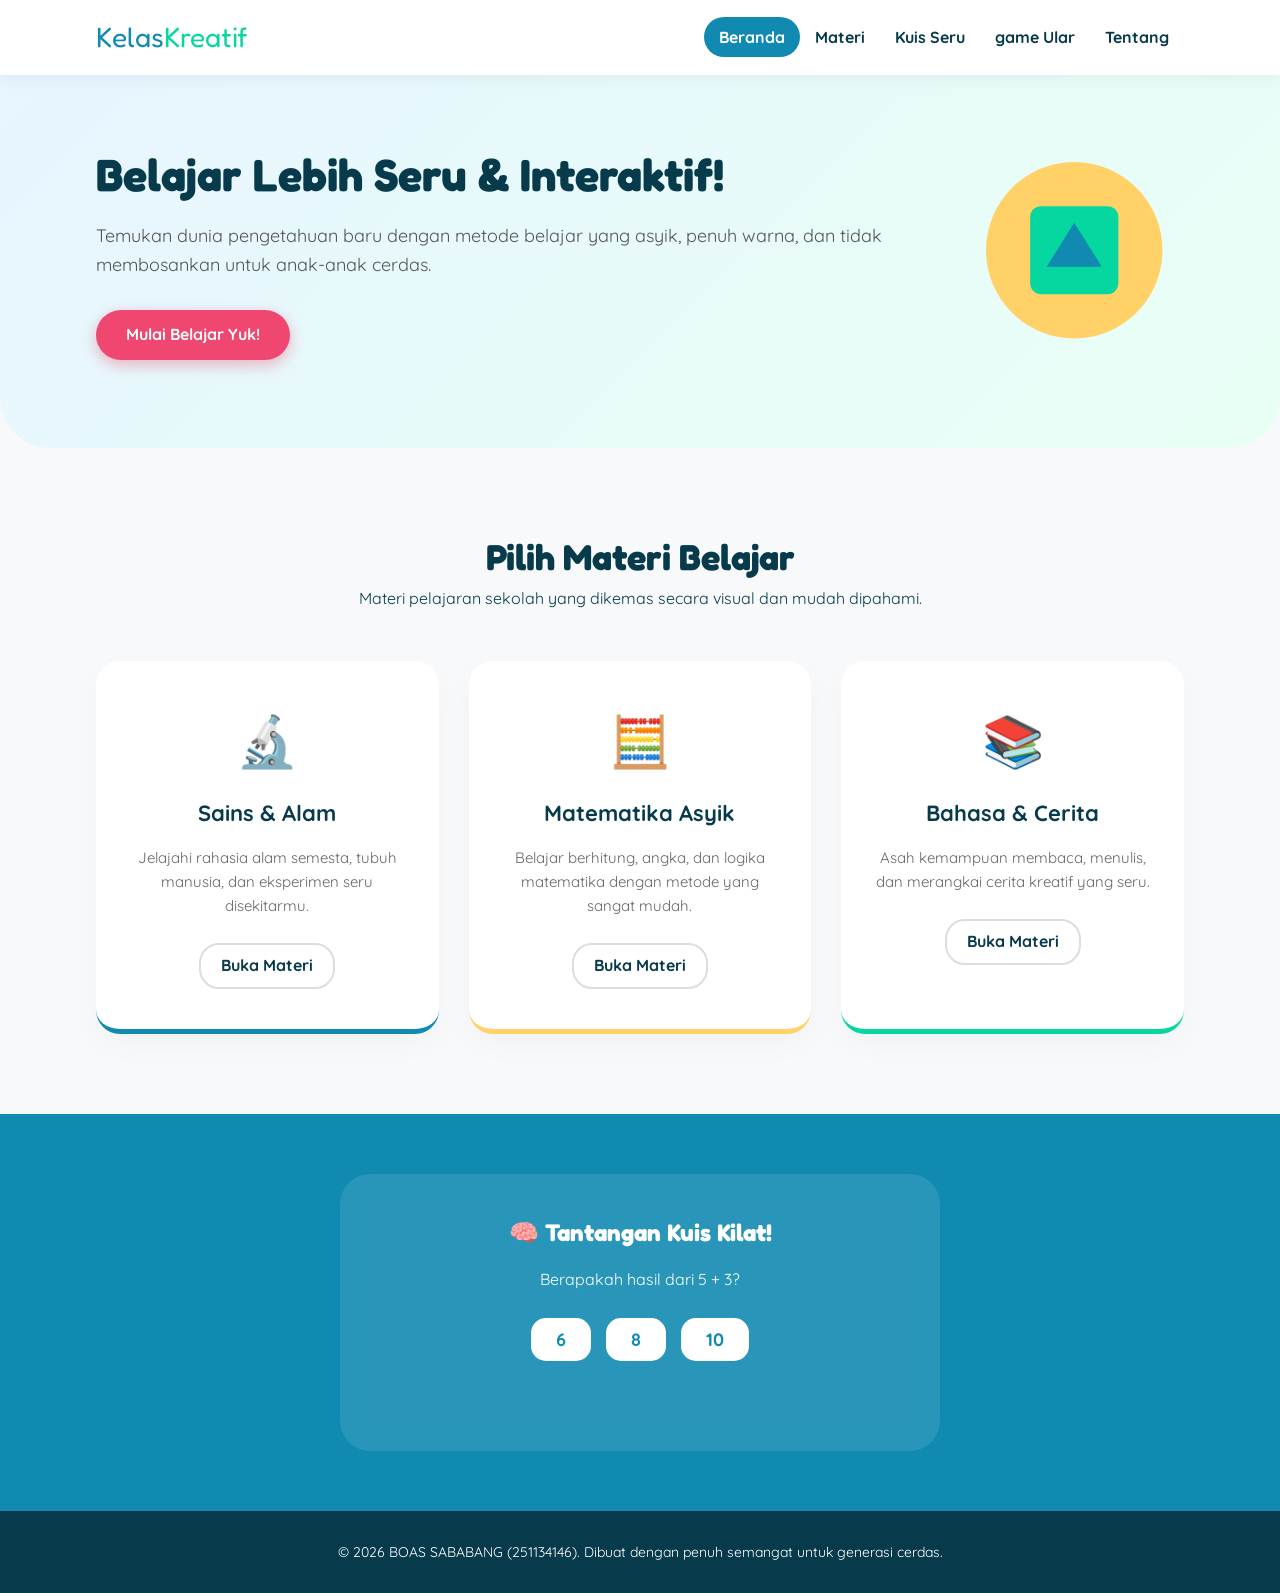
<file: index.html>
<!DOCTYPE html>
<html lang="id">
<head>
    <meta charset="UTF-8">
    <meta name="viewport" content="width=device-width, initial-scale=1.0">
    <title>Kelas Kreatif - Edukasi Seru Anak Sekolah</title>
    <!-- Menghubungkan ke file CSS eksternal -->
    <link rel="stylesheet" href="style.css">
    <!-- Font Google untuk tampilan profesional dan ramah anak -->
    <link href="https://fonts.googleapis.com/css2?family=Fredoka+One&family=Quicksand:wght@500;700&display=swap" rel="stylesheet">
</head>
<body>

    <!-- HEADER & NAVIGASI -->
    <header>
        <div class="navbar container">
            <div class="logo">Kelas<span>Kreatif</span></div>
            <nav>
                <ul class="nav-links" id="navLinks">
                    <li><a href="#home" class="active">Beranda</a></li>
                    <li><a href="materi.html">Materi</a></li>
                    <li><a href="kuis.html">Kuis Seru</a></li>
                    <li><a href="geme.html">game Ular</a></li>
                    <li><a href="tentang.html">Tentang</a></li>

                </ul>
            </nav>
            <div class="menu-toggle" id="mobileMenu">
                <span class="bar"></span>
                <span class="bar"></span>
                <span class="bar"></span>
            </div>
        </div>
    </header>

    <!-- HERO SECTION (HALAMAN UTAMA) -->
    <section id="home" class="hero">
        <div class="hero-content container">
            <div class="hero-text">
                <h1>Belajar Lebih Seru & Interaktif!</h1>
                <p>Temukan dunia pengetahuan baru dengan metode belajar yang asyik, penuh warna, dan tidak membosankan untuk anak-anak cerdas.</p>
                <a href="#materi" class="btn-primary">Mulai Belajar Yuk!</a>
            </div>
            <div class="hero-image">
                <!-- Ilustrasi Edukasi (Menggunakan SVG placeholder yang clean) -->
                <svg viewBox="0 0 200 200" xmlns="http://www.w3.org/2000/svg">
                    <circle cx="100" cy="100" r="80" fill="#FFD166" />
                    <rect x="60" y="60" width="80" height="80" rx="10" fill="#06D6A0" />
                    <polygon points="100,75 75,115 125,115" fill="#118AB2" />
                </svg>
            </div>
        </div>
    </section>

    <!-- MATERI BELAJAR SECTION -->
    <section id="materi" class="materi container">
        <div class="section-title">
            <h2>Pilih Materi Belajar</h2>
            <p>Materi pelajaran sekolah yang dikemas secara visual dan mudah dipahami.</p>
        </div>
        <div class="grid-materi">
            <!-- Kartu Materi 1 -->
            <div class="card-materi m-sains">
                <div class="card-icon">🔬</div>
                <h3>Sains & Alam</h3>
                <p>Jelajahi rahasia alam semesta, tubuh manusia, dan eksperimen seru disekitarmu.</p>
                <a href="#" class="btn-card">Buka Materi</a>
            </div>
            <!-- Kartu Materi 2 -->
            <div class="card-materi m-matematika">
                <div class="card-icon">🧮</div>
                <h3>Matematika Asyik</h3>
                <p>Belajar berhitung, angka, dan logika matematika dengan metode yang sangat mudah.</p>
                <a href="#" class="btn-card">Buka Materi</a>
            </div>
            <!-- Kartu Materi 3 -->
            <div class="card-materi m-bahasa">
                <div class="card-icon">📚</div>
                <h3>Bahasa & Cerita</h3>
                <p>Asah kemampuan membaca, menulis, dan merangkai cerita kreatif yang seru.</p>
                <a href="#" class="btn-card">Buka Materi</a>
            </div>
        </div>
    </section>

    <!-- INTERAKTIF MINI KUIS -->
    <section id="game" class="kuis-section">
        <div class="container">
            <div class="kuis-box">
                <h2>🧠 Tantangan Kuis Kilat!</h2>
                <p id="pertanyaan">Berapakah hasil dari 5 + 3?</p>
                <div class="kuis-opsi">
                    <button class="btn-opsi" onclick="cekJawaban(false)">6</button>
                    <button class="btn-opsi" onclick="cekJawaban(true)">8</button>
                    <button class="btn-opsi" onclick="cekJawaban(false)">10</button>
                </div>
                <p id="feedback" class="feedback-text"></p>
            </div>
        </div>
    </section>

    <!-- FOOTER -->
    <footer>
        <p>&copy; 2026 BOAS SABABANG (251134146). Dibuat dengan penuh semangat untuk generasi cerdas.</p>
    </footer>

    <!-- Menghubungkan ke file JS eksternal -->
    <script src="script.js"></script>
</body>
</html>
</file>
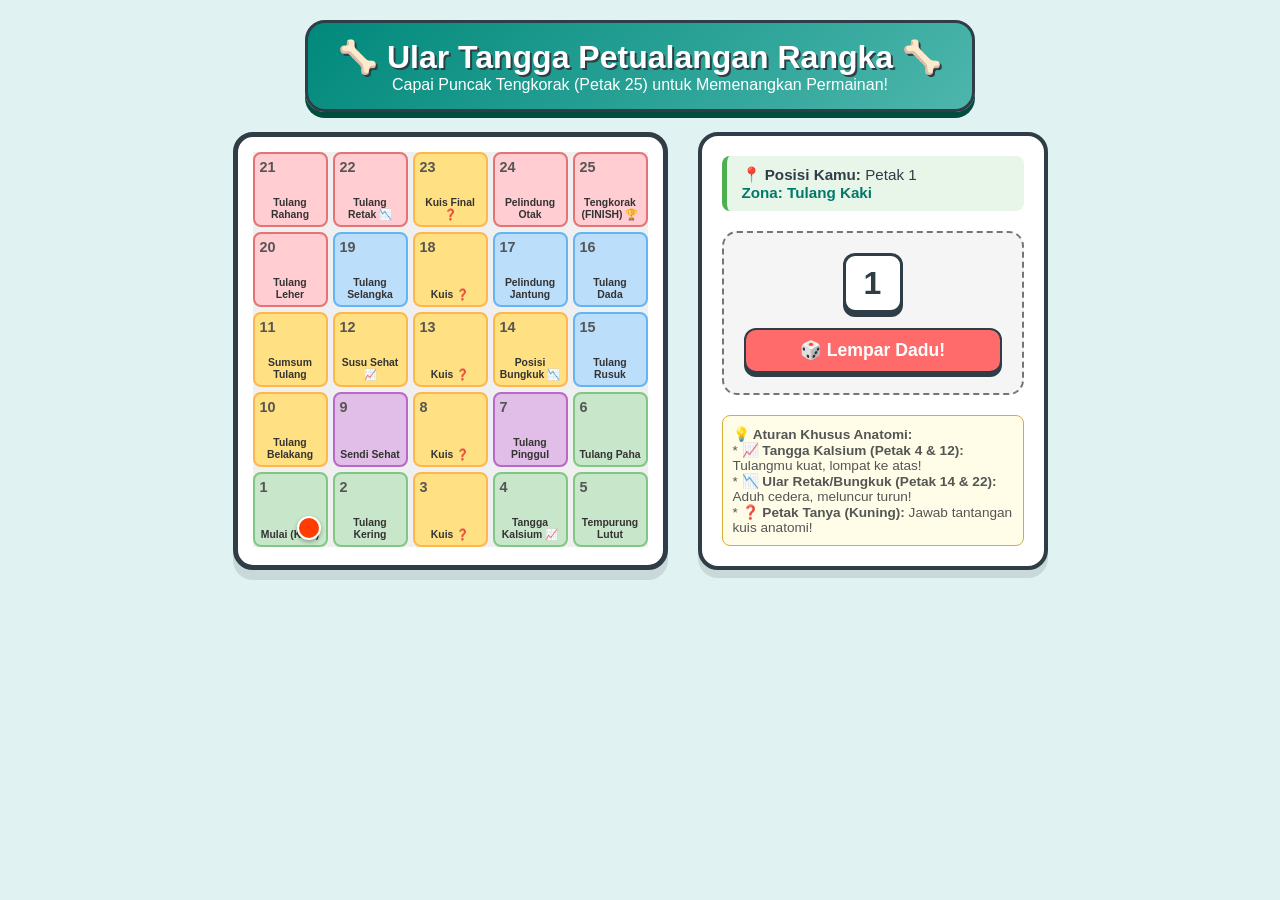
<file: geme.html>
<!DOCTYPE html>
<html lang="id">
<head>
    <meta charset="UTF-8">
    <meta name="viewport" content="width=device-width, initial-scale=1.0">
    <title>Ular Tangga Rangka Tubuh</title>
    <style>
        * {
            margin: 0;
            padding: 0;
            box-sizing: border-box;
            font-family: 'Comic Sans MS', 'Chalkboard SE', sans-serif;
        }

        body {
            background: #E0F2F1;
            color: #2F3E46;
            padding: 20px;
            display: flex;
            flex-direction: column;
            align-items: center;
        }

        header {
            text-align: center;
            margin-bottom: 20px;
            background: linear-gradient(135deg, #00897B, #4DB6AC);
            color: white;
            padding: 15px 30px;
            border-radius: 20px;
            box-shadow: 0 6px 0 #004D40;
            border: 3px solid #2F3E46;
        }

        header h1 {
            font-size: 2rem;
            text-shadow: 2px 2px 0px #2F3E46;
        }

        .game-container {
            display: flex;
            gap: 30px;
            max-width: 1000px;
            width: 100%;
            justify-content: center;
            flex-wrap: wrap;
        }

        /* PAPAN PERMAINAN */
        .board-wrapper {
            position: relative;
            background: #ffffff;
            padding: 15px;
            border-radius: 20px;
            border: 5px solid #2F3E46;
            box-shadow: 0 10px 0px rgba(0,0,0,0.1);
        }

        .board {
            display: grid;
            grid-template-columns: repeat(5, 75px);
            grid-template-rows: repeat(5, 75px);
            gap: 5px;
            background: #f0f0f0;
        }

        .cell {
            background: #e0e0e0;
            border-radius: 8px;
            border: 2px solid #95a5a6;
            display: flex;
            flex-direction: column;
            justify-content: space-between;
            padding: 5px;
            font-weight: bold;
            position: relative;
            font-size: 0.9rem;
            transition: all 0.3s ease;
        }

        /* Warna Zona Anatomi */
        .zone-head { background-color: #FFCDD2; border-color: #E57373; } /* Tengkorak */
        .zone-chest { background-color: #BBDEFB; border-color: #64B5F6; } /* Rusuk/Dada */
        .zone-spine { background-color: #FFE082; border-color: #FFB74D; } /* Tulang Belakang */
        .zone-pelvis { background-color: #E1BEE7; border-color: #BA68C8; } /* Pinggul */
        .zone-legs { background-color: #C8E6C9; border-color: #81C784; } /* Kaki */

        .cell-number {
            align-self: flex-start;
            color: #555;
        }

        .cell-label {
            font-size: 0.65rem;
            text-align: center;
            color: #333;
            line-height: 1.1;
        }

        /* PIN PEMAIN */
        .player-token {
            width: 24px;
            height: 24px;
            background-color: #FF3D00;
            border: 2px solid white;
            border-radius: 50%;
            position: absolute;
            bottom: 5px;
            right: 5px;
            box-shadow: 0 2px 4px rgba(0,0,0,0.3);
            z-index: 10;
            transition: all 0.5s cubic-bezier(0.175, 0.885, 0.32, 1.275);
        }

        /* KONTROL & DADU */
        .controls {
            flex: 1;
            min-width: 280px;
            max-width: 350px;
            background: white;
            border: 4px solid #2F3E46;
            border-radius: 20px;
            padding: 20px;
            box-shadow: 0 8px 0px rgba(0,0,0,0.1);
            display: flex;
            flex-direction: column;
            gap: 20px;
        }

        .info-card {
            background: #E8F5E9;
            border-left: 5px solid #4CAF50;
            padding: 10px 15px;
            border-radius: 8px;
            font-size: 0.95rem;
        }

        .dice-area {
            text-align: center;
            padding: 20px;
            background: #F5F5F5;
            border-radius: 15px;
            border: 2px dashed #757575;
        }

        .dice {
            width: 60px;
            height: 60px;
            background: white;
            border: 3px solid #2F3E46;
            border-radius: 12px;
            display: inline-flex;
            justify-content: center;
            align-items: center;
            font-size: 2rem;
            font-weight: bold;
            box-shadow: 0 4px 0 #2F3E46;
            margin-bottom: 15px;
            transition: transform 0.2s ease;
        }

        .dice.rolling {
            animation: spin 0.3s infinite linear;
        }

        .btn-roll {
            background: #FF6B6B;
            color: white;
            border: 2px solid #2F3E46;
            padding: 10px 20px;
            font-size: 1.1rem;
            font-weight: bold;
            border-radius: 12px;
            cursor: pointer;
            box-shadow: 0 4px 0 #2F3E46;
            width: 100%;
        }

        .btn-roll:active {
            transform: translateY(4px);
            box-shadow: 0 0 0 #2F3E46;
        }

        /* PANEL KUIS POPUP */
        .quiz-overlay {
            position: fixed;
            top: 0; left: 0; width: 100%; height: 100%;
            background: rgba(0,0,0,0.6);
            display: none;
            justify-content: center;
            align-items: center;
            z-index: 100;
            padding: 20px;
        }

        .quiz-card {
            background: white;
            border: 4px solid #2F3E46;
            border-radius: 20px;
            padding: 25px;
            max-width: 450px;
            width: 100%;
            text-align: center;
            box-shadow: 0 10px 0px rgba(0,0,0,0.2);
            animation: popIn 0.3s cubic-bezier(0.175, 0.885, 0.32, 1.275);
        }

        .quiz-card h3 {
            color: #00897B;
            margin-bottom: 15px;
        }

        .quiz-options {
            display: flex;
            flex-direction: column;
            gap: 10px;
            margin-top: 20px;
        }

        .opt-btn {
            background: #F5F5F5;
            border: 2px solid #2F3E46;
            padding: 12px;
            border-radius: 10px;
            cursor: pointer;
            font-weight: bold;
            font-size: 1rem;
            transition: background 0.2s;
        }

        .opt-btn:hover { background: #E0F2F1; }

        /* ANIMASI */
        @keyframes spin {
            0% { transform: rotate(0deg); }
            100% { transform: rotate(360deg); }
        }

        @keyframes popIn {
            from { transform: scale(0.8); opacity: 0; }
            to { transform: scale(1); opacity: 1; }
        }
    </style>
</head>
<body>

    <header>
        <h1>🦴 Ular Tangga Petualangan Rangka 🦴</h1>
        <p>Capai Puncak Tengkorak (Petak 25) untuk Memenangkan Permainan!</p>
    </header>

    <div class="game-container">
        <!-- PAPAN ULAR TANGGA -->
        <div class="board-wrapper">
            <div class="board" id="game-board">
                <!-- Grid Papan diisi via JavaScript -->
            </div>
            <!-- Pin Pemain -->
            <div class="player-token" id="player"></div>
        </div>

        <!-- PANEL KONTROL -->
        <div class="controls">
            <div class="info-card">
                <strong>📍 Posisi Kamu:</strong> Petak <span id="pos-val">1</span><br>
                <span id="zone-val" style="font-weight: bold; color: #00796B;">Zona: Tulang Kaki</span>
            </div>

            <div class="dice-area">
                <div class="dice" id="dice-view">1</div>
                <button class="btn-roll" onclick="kocokDadu()">🎲 Lempar Dadu!</button>
            </div>

            <div style="font-size: 0.85rem; color: #555; background: #FFFDE7; padding: 10px; border-radius: 8px; border: 1px solid #D4AF37;">
                <strong>💡 Aturan Khusus Anatomi:</strong><br>
                * 📈 <strong>Tangga Kalsium (Petak 4 & 12):</strong> Tulangmu kuat, lompat ke atas!<br>
                * 📉 <strong>Ular Retak/Bungkuk (Petak 14 & 22):</strong> Aduh cedera, meluncur turun!<br>
                * ❓ <strong>Petak Tanya (Kuning):</strong> Jawab tantangan kuis anatomi!
            </div>
        </div>
    </div>

    <!-- POPUP KUIS INTERAKTIF -->
    <div class="quiz-overlay" id="quiz-modal">
        <div class="quiz-card">
            <h3>🧠 Tantangan Detektif Tulang!</h3>
            <p id="quiz-question">Pertanyaan kuis akan muncul di sini...</p>
            <div class="quiz-options" id="quiz-answers">
                <!-- Tombol pilihan jawaban -->
            </div>
        </div>
    </div>

    <script>
        // Konfigurasi Papan Permainan (Boustrophedon Grid 5x5)
        // Pemetaan nomor petak ke koordinat visual Grid urutan ular tangga (zigzag dari bawah)
        const cellMapping = {
            21: {r:0, c:0}, 22: {r:0, c:1}, 23: {r:0, c:2}, 24: {r:0, c:3}, 25: {r:0, c:4},
            20: {r:1, c:4}, 19: {r:1, c:3}, 18: {r:1, c:2}, 17: {r:1, c:1}, 16: {r:1, c:0},
            11: {r:2, c:0}, 12: {r:2, c:1}, 13: {r:2, c:2}, 14: {r:2, c:3}, 15: {r:2, c:4},
            10: {r:3, c:4}, 9:  {r:3, c:3}, 8:  {r:3, c:2}, 7:  {r:3, c:1}, 6:  {r:3, c:0},
            1:  {r:4, c:0}, 2:  {r:4, c:1}, 3:  {r:4, c:2}, 4:  {r:4, c:3}, 5:  {r:4, c:4}
        };

        // Data Detil Properti Tiap Petak
        const cellsData = {
            1: { name: "Mulai (Kaki)", zone: "zone-legs" },
            2: { name: "Tulang Kering", zone: "zone-legs" },
            3: { name: "Kuis ❓", zone: "zone-spine" }, // Kuis
            4: { name: "Tangga Kalsium 📈", zone: "zone-legs" }, // Tangga ke 9
            5: { name: "Tempurung Lutut", zone: "zone-legs" },
            6: { name: "Tulang Paha", zone: "zone-legs" },
            7: { name: "Tulang Pinggul", zone: "zone-pelvis" },
            8: { name: "Kuis ❓", zone: "zone-spine" }, // Kuis
            9: { name: "Sendi Sehat", zone: "zone-pelvis" },
            10: { name: "Tulang Belakang", zone: "zone-spine" },
            11: { name: "Sumsum Tulang", zone: "zone-spine" },
            12: { name: "Susu Sehat 📈", zone: "zone-spine" }, // Tangga ke 18
            13: { name: "Kuis ❓", zone: "zone-spine" }, // Kuis
            14: { name: "Posisi Bungkuk 📉", zone: "zone-spine" }, // Ular ke 6
            15: { name: "Tulang Rusuk", zone: "zone-chest" },
            16: { name: "Tulang Dada", zone: "zone-chest" },
            17: { name: "Pelindung Jantung", zone: "zone-chest" },
            18: { name: "Kuis ❓", zone: "zone-spine" }, // Kuis
            19: { name: "Tulang Selangka", zone: "zone-chest" },
            20: { name: "Tulang Leher", zone: "zone-head" },
            21: { name: "Tulang Rahang", zone: "zone-head" },
            22: { name: "Tulang Retak 📉", zone: "zone-head" }, // Ular ke 11
            23: { name: "Kuis Final ❓", zone: "zone-spine" }, // Kuis
            24: { name: "Pelindung Otak", zone: "zone-head" },
            25: { name: "Tengkorak (FINISH) 🏆", zone: "zone-head" }
        };

        // Database Soal Kuis Rangka Tubuh
        const kuisData = [
            { q: "Apa fungsi utama dari tulang tengkorak kita?", a: ["Melindungi Otak", "Membantu Mencerna", "Pompa Darah"], c: 0 },
            { q: "Bagian tulang yang berfungsi memagari organ jantung dan paru-paru adalah...", a: ["Tulang Paha", "Tulang Rusuk", "Tulang Leher"], c: 1 },
            { q: "Zat makanan apa yang sangat bagus untuk menjaga kepadatan kekuatan tulang?", a: ["Zat Besi", "Kalsium & Vitamin D", "Glukosa Murni"], c: 1 },
            { q: "Di manakah letak tulang terpanjang dan terkuat pada tubuh manusia?", a: ["Tulang Belakang", "Tulang Paha (Femur)", "Tulang Lengan"], c: 1 },
            { q: "Apa yang terjadi jika tubuh manusia tidak memiliki sistem rangka sama sekali?", a: ["Tubuh lemas seperti jeli", "Tubuh makin cepat lari", "Tidak terjadi apa-apa"], c: 0 }
        ];

        let playerPosition = 1;
        let isRolling = false;

        // Inisialisasi Pengecatan Papan Grid
        function buildBoardVisual() {
            const boardEl = document.getElementById('game-board');
            boardEl.innerHTML = "";
            
            // Susun elemen berurutan berdasarkan baris grid (0 sampai 4)
            // Menggunakan struktur matrix penataan agar grid tidak terbalik secara visual html
            const gridLayout = [
                [21, 22, 23, 24, 25],
                [20, 19, 18, 17, 16],
                [11, 12, 13, 14, 15],
                [10, 9,  8,  7,  6],
                [1,  2,  3,  4,  5]
            ];

            for (let r = 0; r < 5; r++) {
                for (let c = 0; c < 5; c++) {
                    const num = gridLayout[r][c];
                    const data = cellsData[num];
                    
                    const cell = document.createElement('div');
                    cell.className = `cell ${data.zone}`;
                    cell.id = `cell-${num}`;
                    cell.innerHTML = `
                        <div class="cell-number">${num}</div>
                        <div class="cell-label">${data.name}</div>
                    `;
                    boardEl.appendChild(cell);
                }
            }
            updatePlayerTokenPosition();
        }

        // Sinkronisasi Letak Pin Pemain Di Atas Grid Koordinat
        function updatePlayerTokenPosition() {
            const token = document.getElementById('player');
            const targetCell = document.getElementById(`cell-${playerPosition}`);
            
            if (targetCell) {
                // Taruh pin di dalam elemen kotak tujuan
                targetCell.appendChild(token);
            }

            // Update Panel Keterangan Status Karakter
            document.getElementById('pos-val').innerText = playerPosition;
            
            let zonaTeks = "Tulang Kaki";
            if(playerPosition >= 7 && playerPosition <= 9) zonaTeks = "Tulang Pinggul (Pelvis)";
            else if(playerPosition >= 10 && playerPosition <= 14) zonaTeks = "Poros Tulang Belakang";
            else if(playerPosition >= 15 && playerPosition <= 19) zonaTeks = "Sangkar Ruang Rusuk/Dada";
            else if(playerPosition >= 20) zonaTeks = "Bagian Kepala / Tengkorak Hebat";
            
            document.getElementById('zone-val').innerText = `Zona: ${zonaTeks}`;
        }

        // Siklus Lempar Dadu Animasi
        function kocokDadu() {
            if(isRolling) return;
            isRolling = true;
            
            const diceEl = document.getElementById('dice-view');
            diceEl.classList.add('rolling');
            
            let counter = 0;
            const interval = setInterval(() => {
                diceEl.innerText = Math.floor(Math.random() * 6) + 1;
                counter++;
                if(counter > 6) {
                    clearInterval(interval);
                    diceEl.classList.remove('rolling');
                    
                    const hasilDadu = Math.floor(Math.random() * 6) + 1;
                    diceEl.innerText = hasilDadu;
                    
                    jalankanPemain(hasilDadu);
                    isRolling = false;
                }
            }, 80);
        }

        // Aturan Logika Pergerakan Posisi Ular Tangga
        function jalankanPemain(langkah) {
            playerPosition += langkah;
            
            // Batasi Nilai Maksimal Petak Keluar Papan
            if (playerPosition >= 25) {
                playerPosition = 25;
                updatePlayerTokenPosition();
                setTimeout(() => {
                    alert("🏆 HOREEE KAMU MENANG! Kamu telah berhasil menjadi Profesor Anatomi Tubuh Pintar!");
                    resetGame();
                }, 600);
                return;
            }

            updatePlayerTokenPosition();

            // Cek Efek Khusus Petak Setelah Pin Berhenti Bergerak
            setTimeout(() => {
                // 1. Kasus Tangga Naik
                if (playerPosition === 4) {
                    alert("📈 Tangga Kalsium! Tulang kakimu tumbuh kuat sekali. Lompat naik ke Petak 9!");
                    playerPosition = 9;
                } 
                else if (playerPosition === 12) {
                    alert("📈 Efek Minum Susu Sapi Murni! Tulang belakang tegak kokoh. Lompat naik ke Petak 18!");
                    playerPosition = 18;
                }
                // 2. Kasus Ular Merosot Turun
                else if (playerPosition === 14) {
                    alert("📉 Aduh, kamu sering duduk membungkuk saat belajar! Tulang belakangmu sakit. Meluncur turun ke Petak 6!");
                    playerPosition = 6;
                }
                else if (playerPosition === 22) {
                    alert("📉 Ups! Kurang hati-hati saat bermain sehingga tulang lengan retak (Fraktur). Turun ke Petak 11 untuk pemulihan gips.");
                    playerPosition = 11;
                }
                // 3. Pemicu Kuis Misteri
                else if ([3, 8, 13, 18, 23].includes(playerPosition)) {
                    bukaKuisInteraktif();
                    return; // Lewati update token akhir karena diurus pasca kuis beres
                }

                updatePlayerTokenPosition();
            }, 600);
        }

        // Penanganan Sistem Kuis Pelengkap Hambatan Game
        function bukaKuisInteraktif() {
            const modal = document.getElementById('quiz-modal');
            // Ambil acak satu bank kumpulan data pertanyaan kuis
            const soalAcak = kuisData[Math.floor(Math.random() * kuisData.length)];
            
            document.getElementById('quiz-question').innerText = soalAcak.q;
            const opsiContainer = document.getElementById('quiz-answers');
            opsiContainer.innerHTML = "";
            
            soalAcak.a.forEach((pilihan, indeks) => {
                const btn = document.createElement('button');
                btn.className = 'opt-btn';
                btn.innerText = pilihan;
                btn.onclick = () => {
                    if (indeks === soalAcak.c) {
                        alert("🎉 JAWABAN BENAR! Kerja bagus, tulangmu mendapat tambahan stamina. Maju 1 langkah!");
                        playerPosition += 1;
                    } else {
                        alert("❌ UPS SALAH! Sayang sekali jawaban kurang tepat, posisi tetap di petak ini ya.");
                    }
                    modal.style.display = 'none';
                    updatePlayerTokenPosition();
                };
                opsiContainer.appendChild(btn);
            });
            
            modal.style.display = 'flex';
        }

        function resetGame() {
            playerPosition = 1;
            document.getElementById('dice-view').innerText = "1";
            updatePlayerTokenPosition();
        }

        // Jalankan Papan Pertama Kali Saat Halaman Dimuat Browser
        buildBoardVisual();
    </script>
</body>
</html>
</file>
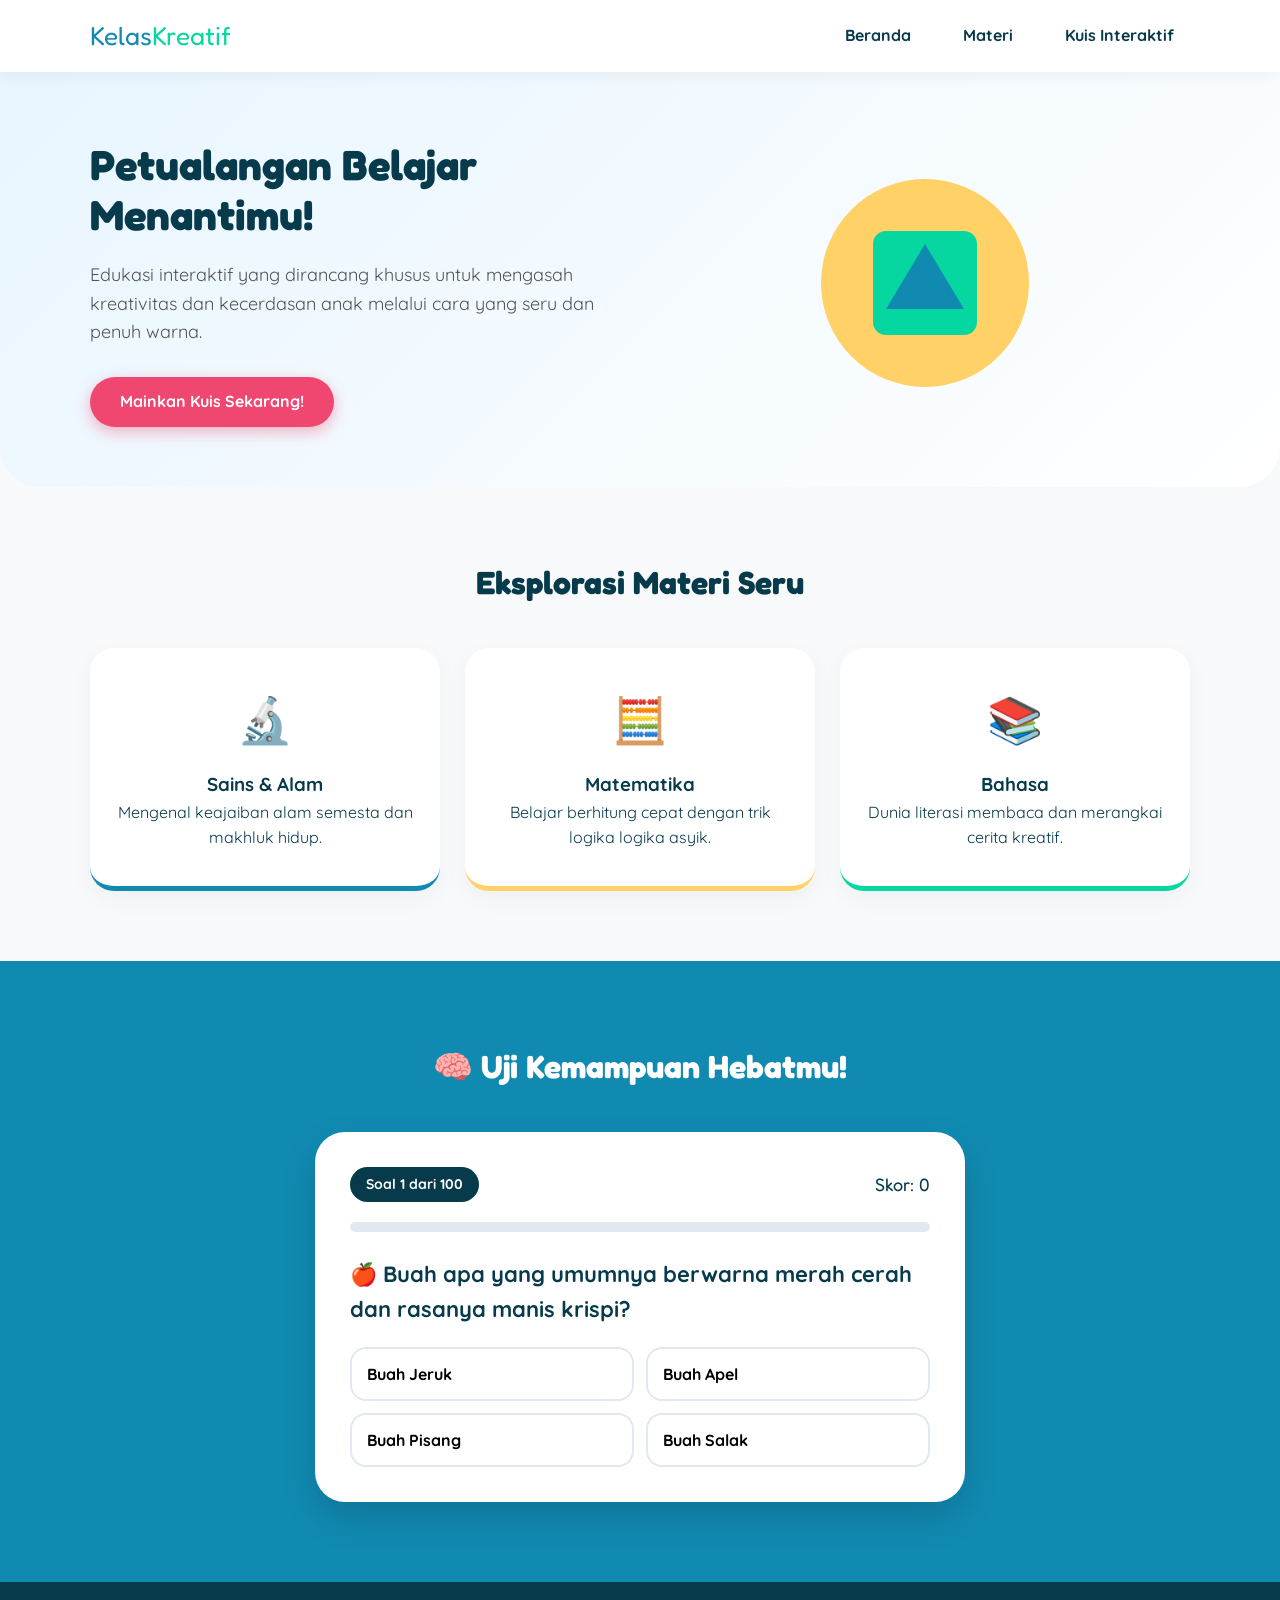
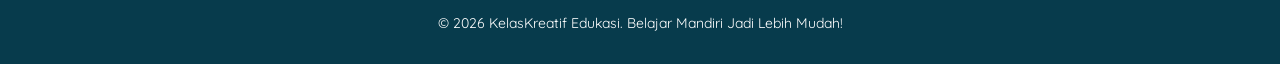
<file: kuis.html>
<!DOCTYPE html>
<html lang="id">
<head>
    <meta charset="UTF-8">
    <meta name="viewport" content="width=device-width, initial-scale=1.0">
    <title>Kelas Kreatif - Belajar & Kuis Interaktif</title>
    <!-- Font Google untuk tampilan profesional dan ramah anak -->
    <link href="https://fonts.googleapis.com/css2?family=Fredoka+One&family=Quicksand:wght@500;700&display=swap" rel="stylesheet">

    <!-- DESAIN CSS (GABUNGAN) -->
    <style>
        :root {
            --primary: #118AB2;
            --secondary: #FFD166;
            --success: #06D6A0;
            --danger: #EF476F;
            --dark: #073B4C;
            --light: #F8F9FA;
            --font-heading: 'Fredoka One', cursive;
            --font-body: 'Quicksand', sans-serif;
        }

        * {
            margin: 0;
            padding: 0;
            box-sizing: border-box;
        }

        html {
            scroll-behavior: smooth;
        }

        body {
            font-family: var(--font-body);
            background-color: var(--light);
            color: var(--dark);
            overflow-x: hidden;
            line-height: 1.6;
        }

        .container {
            width: 90%;
            max-width: 1100px;
            margin: 0 auto;
        }

        .sembunyi {
            display: none !important;
        }

        /* NAVBAR & NAVIGASI */
        header {
            background: white;
            padding: 15px 0;
            position: fixed;
            width: 100%;
            top: 0;
            z-index: 1000;
            box-shadow: 0 4px 15px rgba(0,0,0,0.05);
        }

        .navbar {
            display: flex;
            justify-content: space-between;
            align-items: center;
        }

        .logo {
            font-family: var(--font-heading);
            font-size: 26px;
            color: var(--primary);
        }

        .logo span {
            color: var(--success);
        }

        .nav-links {
            display: flex;
            list-style: none;
            gap: 20px;
        }

        .nav-links a {
            text-decoration: none;
            color: var(--dark);
            font-weight: 700;
            padding: 8px 16px;
            border-radius: 20px;
            transition: 0.3s;
        }

        .nav-links a:hover {
            background-color: #E7F5FF;
            color: var(--primary);
        }

        /* HERO SECTION */
        .hero {
            padding: 140px 0 60px;
            background: linear-gradient(135deg, #E7F5FF 0%, #FFF 100%);
            border-bottom-left-radius: 40px;
            border-bottom-right-radius: 40px;
        }

        .hero-content {
            display: flex;
            align-items: center;
            gap: 40px;
            flex-wrap: wrap;
        }

        .hero-text {
            flex: 1;
            min-width: 300px;
        }

        .hero-text h1 {
            font-family: var(--font-heading);
            font-size: 42px;
            margin-bottom: 20px;
            color: var(--dark);
            line-height: 1.2;
        }

        .hero-text p {
            font-size: 18px;
            margin-bottom: 30px;
            color: #555;
        }

        .btn-primary {
            display: inline-block;
            padding: 12px 30px;
            background-color: var(--danger);
            color: white;
            text-decoration: none;
            font-weight: 700;
            border-radius: 30px;
            box-shadow: 0 5px 15px rgba(239, 71, 111, 0.4);
            transition: transform 0.2s;
        }

        .btn-primary:hover {
            transform: scale(1.05);
        }

        .hero-image {
            flex: 1;
            display: flex;
            justify-content: center;
        }

        .hero-image svg {
            width: 260px;
            animation: float 3.5s infinite ease-in-out;
        }

        @keyframes float {
            0%, 100% { transform: translateY(0); }
            50% { transform: translateY(-15px); }
        }

        /* SECTION MATERI */
        .materi {
            padding: 70px 0;
        }

        .section-title {
            text-align: center;
            margin-bottom: 40px;
        }

        .section-title h2 {
            font-family: var(--font-heading);
            font-size: 32px;
            color: var(--dark);
        }

        .grid-materi {
            display: grid;
            grid-template-columns: repeat(auto-fit, minmax(260px, 1fr));
            gap: 25px;
        }

        .card-materi {
            background: white;
            padding: 35px 25px;
            border-radius: 24px;
            text-align: center;
            box-shadow: 0 8px 25px rgba(0,0,0,0.04);
            border-bottom: 5px solid transparent;
            transition: transform 0.3s;
        }

        .card-materi:hover {
            transform: translateY(-8px);
        }

        .card-icon {
            font-size: 45px;
            margin-bottom: 15px;
        }

        .m-sains { border-color: var(--primary); }
        .m-matematika { border-color: var(--secondary); }
        .m-bahasa { border-color: var(--success); }

        /* SECTION KUIS UTAMA */
        .kuis-section {
            background: var(--primary);
            padding: 80px 0;
        }

        .kuis-wrapper, .hasil-container {
            background: white;
            padding: 35px;
            border-radius: 30px;
            max-width: 650px;
            margin: 0 auto;
            box-shadow: 0 15px 35px rgba(0,0,0,0.15);
        }

        .kuis-header {
            display: flex;
            justify-content: space-between;
            margin-bottom: 20px;
            align-items: center;
        }

        .badge-soal {
            background: var(--dark);
            color: white;
            padding: 6px 16px;
            border-radius: 20px;
            font-weight: bold;
            font-size: 14px;
        }

        .skor-live {
            font-family: var(--font-heading);
            font-size: 18px;
        }

        .progres-bar-wrapper {
            background: #E2E8F0;
            height: 10px;
            border-radius: 10px;
            margin-bottom: 25px;
            overflow: hidden;
        }

        .progres-bar {
            background: linear-gradient(90deg, var(--success), var(--primary));
            height: 100%;
            width: 0%;
            transition: width 0.4s ease;
        }

        .card-soal h2 {
            font-size: 22px;
            margin-bottom: 20px;
        }

        /* RESPONSIVE GRID TOMBOL JAWABAN */
        .opsi-grid {
            display: grid;
            grid-template-columns: 1fr;
            gap: 12px;
            margin-top: 20px;
        }

        @media (min-width: 500px) {
            .opsi-grid {
                grid-template-columns: 1fr 1fr;
            }
        }

        .btn-opsi {
            padding: 15px;
            border: 2px solid #E2E8F0;
            border-radius: 16px;
            background: white;
            cursor: pointer;
            font-family: var(--font-body);
            font-weight: 700;
            font-size: 16px;
            text-align: left;
            transition: all 0.2s ease;
        }

        .btn-opsi:hover:not([disabled]) {
            border-color: var(--primary);
            background: #F0FAFF;
            transform: translateY(-2px);
        }

        .btn-opsi.benar {
            background: #D1FAE5 !important;
            border-color: var(--success) !important;
            color: #065F46 !important;
        }

        .btn-opsi.salah {
            background: #FEE2E2 !important;
            border-color: var(--danger) !important;
            color: #991B1B !important;
        }

        /* FEEDBACK BOX JAWABAN */
        .feedback-box {
            margin-top: 25px;
            text-align: center;
            padding: 20px;
            border-radius: 18px;
            animation: popUp 0.3s cubic-bezier(0.175, 0.885, 0.32, 1.275);
        }

        @keyframes popUp {
            from { transform: scale(0.9); opacity: 0; }
            to { transform: scale(1); opacity: 1; }
        }

        .btn-aksi {
            background: var(--dark);
            color: white;
            border: none;
            padding: 12px 30px;
            border-radius: 25px;
            cursor: pointer;
            font-weight: bold;
            font-family: var(--font-body);
            font-size: 16px;
            margin-top: 15px;
            box-shadow: 0 4px 10px rgba(0,0,0,0.1);
            transition: 0.2s;
        }

        .btn-aksi:hover {
            transform: scale(1.05);
        }

        /* HASIL AKHIR */
        .hasil-container {
            text-align: center;
        }

        .piala {
            font-size: 65px;
            margin-bottom: 10px;
            animation: bounce 2s infinite;
        }

        @keyframes bounce {
            0%, 100% { transform: translateY(0); }
            50% { transform: translateY(-10px); }
        }

        .skor-akhir {
            font-family: var(--font-heading);
            font-size: 70px;
            color: var(--success);
            margin: 10px 0;
        }

        /* FOOTER */
        footer {
            background-color: var(--dark);
            color: white;
            text-align: center;
            padding: 30px 0;
            font-size: 14px;
        }

        /* MOBILE MENU HAMBURGER NAVIGATION */
        .menu-toggle {
            display: none;
            cursor: pointer;
        }

        .menu-toggle .bar {
            display: block;
            width: 25px;
            height: 3px;
            margin: 5px auto;
            background-color: var(--dark);
            transition: 0.3s;
        }

        @media (max-width: 768px) {
            .menu-toggle {
                display: block;
            }
            .nav-links {
                display: none;
                position: absolute;
                top: 65px;
                left: 0;
                width: 100%;
                background: white;
                flex-direction: column;
                text-align: center;
                padding: 20px 0;
                box-shadow: 0 5px 10px rgba(0,0,0,0.05);
            }
            .nav-links.aktif {
                display: flex;
            }
            .hero-text h1 { font-size: 32px; }
            .hero-content { text-align: center; }
            .hero-image { order: -1; }
        }
    </style>
</head>
<body>

    <!-- NAVIGASI UTAMA -->
    <header>
        <div class="navbar container">
            <div class="logo">Kelas<span>Kreatif</span></div>
            <nav>
                <ul class="nav-links" id="navLinks">
                    <li><a href="index.html">Beranda</a></li>
                    <li><a href="materi.html">Materi</a></li>
                    <li><a href="kuis.html">Kuis Interaktif</a></li>
                </ul>
            </nav>
            <div class="menu-toggle" id="mobileMenu">
                <span class="bar"></span><span class="bar"></span><span class="bar"></span>
            </div>
        </div>
    </header>

    <!-- HERO / HALAMAN UTAMA -->
    <section id="home" class="hero">
        <div class="hero-content container">
            <div class="hero-text">
                <h1>Petualangan Belajar Menantimu!</h1>
                <p>Edukasi interaktif yang dirancang khusus untuk mengasah kreativitas dan kecerdasan anak melalui cara yang seru dan penuh warna.</p>
                <a href="#kuis" class="btn-primary">Mainkan Kuis Sekarang!</a>
            </div>
            <div class="hero-image">
                <svg viewBox="0 0 200 200" xmlns="http://www.w3.org/2000/svg">
                    <circle cx="100" cy="100" r="80" fill="#FFD166" />
                    <rect x="60" y="60" width="80" height="80" rx="10" fill="#06D6A0" />
                    <path d="M100 70 L130 120 L70 120 Z" fill="#118AB2" />
                </svg>
            </div>
        </div>
    </section>

    <!-- SECTION MATERI PELAJARAN -->
    <section id="materi" class="materi container">
        <div class="section-title">
            <h2>Eksplorasi Materi Seru</h2>
        </div>
        <div class="grid-materi">
            <div class="card-materi m-sains">
                <div class="card-icon">🔬</div>
                <h3>Sains & Alam</h3>
                <p>Mengenal keajaiban alam semesta dan makhluk hidup.</p>
            </div>
            <div class="card-materi m-matematika">
                <div class="card-icon">🧮</div>
                <h3>Matematika</h3>
                <p>Belajar berhitung cepat dengan trik logika logika asyik.</p>
            </div>
            <div class="card-materi m-bahasa">
                <div class="card-icon">📚</div>
                <h3>Bahasa</h3>
                <p>Dunia literasi membaca dan merangkai cerita kreatif.</p>
            </div>
        </div>
    </section>

    <!-- SECTION MINI GAMES / KUIS INTERAKTIF -->
    <section id="kuis" class="kuis-section">
        <div class="container">
            <div class="section-title">
                <h2 style="color: white;">🧠 Uji Kemampuan Hebatmu!</h2>
            </div>
            
            <!-- Box Main Kuis -->
            <div class="kuis-wrapper" id="kuisContainer">
                <div class="kuis-header">
                    <span class="badge-soal" id="infoSoal">Soal 1</span>
                    <div class="skor-live">Skor: <span id="skorLive">0</span></div>
                </div>
                <div class="progres-bar-wrapper">
                    <div class="progres-bar" id="progressBar"></div>
                </div>
                <div class="card-soal">
                    <h2 id="teksPertanyaan">Menyiapkan tantangan kuis...</h2>
                    <div class="opsi-grid" id="areaOpsi"></div>
                </div>
                <div class="feedback-box sembunyi" id="feedbackBox">
                    <p id="teksFeedback"></p>
                    <button class="btn-aksi" id="btnLanjut" onclick="soalBerikutnya()">Lanjut No. Berikutnya ➡️</button>
                </div>
            </div>

            <!-- Box Hasil Skor Akhir (Sembunyi di Awal) -->
            <div class="hasil-container sembunyi" id="hasilContainer">
                <div class="piala">🏆</div>
                <h2>Hore! Kamu Selesai!</h2>
                <div class="skor-akhir" id="skorAkhir">0</div>
                <p id="pesanSanjungan">Hebat sekali!</p>
                <button class="btn-aksi" onclick="ulangKuis()">Main Lagi Yuk 🔄</button>
            </div>
        </div>
    </section>

    <!-- FOOTER -->
    <footer>
        <p>&copy; 2026 KelasKreatif Edukasi. Belajar Mandiri Jadi Lebih Mudah!</p>
    </footer>


    <!-- LOGIKA JAVASCRIPT (GABUNGAN) -->
    <script>
        // 1. RESPONSIVE MENU RESPONS HP
        const mobileMenu = document.getElementById('mobileMenu');
        const navLinks = document.getElementById('navLinks');

        mobileMenu.addEventListener('click', () => {
            navLinks.classList.toggle('aktif');
        });

        // Tutup menu otomatis saat salah satu link diklik di HP
        document.querySelectorAll('.nav-links a').forEach(link => {
            link.addEventListener('click', () => {
                navLinks.classList.remove('aktif');
            });
        });

       
// 2. BANK DATA PERTANYAAN KUIS ANAK (100 SOAL)
const bankSoal = [
    // === HEWAN & TUMBUHAN (1-15) ===
    {
        q: "🍎 Buah apa yang umumnya berwarna merah cerah dan rasanya manis krispi?",
        o: ["Buah Jeruk", "Buah Apel", "Buah Pisang", "Buah Salak"],
        a: 1,
        msg: "Pintar! Benar, jawabannya adalah Apel! 🍎"
    },
    {
        q: "🦁 Hewan mamalia apa yang dijuluki sebagai sang Raja Hutan?",
        o: ["Kelinci", "Gajah", "Singa", "Zebra"],
        a: 2,
        msg: "Roar! Luar biasa, jawabanmu tepat: Singa! 🦁"
    },
    {
        q: "☀️ Benda langit berukuran sangat besar apa yang menyinari bumi di pagi hari?",
        o: ["Bulan", "Bintang-bintang", "Matahari", "Pelangi"],
        a: 2,
        msg: "Terang sekali! Tepat, jawabannya adalah Matahari! ☀️"
    },
    {
        q: "🐸 Hewan apa yang dikenal bisa hidup di dua alam, yaitu di darat dan di air?",
        o: ["Kucing", "Ikan Mas", "Katak", "Burung Elang"],
        a: 2,
        msg: "Hebat! Katak adalah contoh hewan amfibi yang hidup di dua alam! 🐸"
    },
    {
        q: "🦒 Hewan apa yang memiliki leher sangat panjang untuk memakan daun di pohon tinggi?",
        o: ["Gajah", "Jerapah", "Kuda", "Kambing"],
        a: 1,
        msg: "Betul sekali! Jerapah menggunakan leher panjangnya untuk meraih daun tinggi! 🦒"
    },
    {
        q: "🦇 Hewan mamalia apa yang bisa terbang dan aktif mencari makan pada malam hari?",
        o: ["Kelelawar", "Burung hantu", "Ayam", "Kupu-kupu"],
        a: 0,
        msg: "Luar biasa! Kelelawar adalah mamalia terbang yang aktif di malam hari (nokturnal)! 🦇"
    },
    {
        q: "🍉 Buah apa yang kulit luarnya berwarna hijau, tetapi daging dalamnya berwarna merah dan berair?",
        o: ["Melon", "Semangka", "Pepaya", "Mangga"],
        a: 1,
        msg: "Segar sekali! Benar, itu adalah buah Semangka! 🍉"
    },
    {
        q: "🐝 Hewan kecil apa yang suka menghisap nektar bunga dan menghasilkan madu yang manis?",
        o: ["Semut", "Lalat", "Lebah", "Kecoa"],
        a: 2,
        msg: "Manis! Lebah mengumpulkan nektar bunga untuk diubah menjadi madu! 🐝"
    },
    {
        q: "🐢 Hewan reptil apa yang berjalan sangat lambat dan memiliki tempurung keras di punggungnya?",
        o: ["Kura-kura", "Kadal", "Ular", "Buaya"],
        a: 0,
        msg: "Tepat! Tempurung kura-kura berfungsi sebagai rumah pelindungnya! 🐢"
    },
    {
        q: "🥕 Sayuran berwarna jingga apa yang sangat baik untuk kesehatan mata kita?",
        o: ["Bayam", "Wortel", "Kentang", "Kubis"],
        a: 1,
        msg: "Benar! Wortel mengandung banyak Vitamin A yang bagus untuk mata! 🥕"
    },
    {
        q: "🐬 Meskipun hidup di air dan pandai berenang, hewan ini bernapas dengan paru-paru. Siapakah dia?",
        o: ["Ikan Hiu", "Ikan Paus", "Lumba-lumba", "Kepiting"],
        a: 2,
        msg: "Pintar! Lumba-lumba adalah mamalia laut, bukan termasuk jenis ikan! 🐬"
    },
    {
        q: "🐘 Hewan darat terbesar apa yang memiliki belalai panjang dan telinga yang lebar?",
        o: ["Badak", "Kudanil", "Gajah", "Harimau"],
        a: 2,
        msg: "Hebat! Belalai gajah berfungsi seperti tangan untuk mengambil makanan! 🐘"
    },
    {
        q: "🍌 Buah apa yang menjadi makanan favorit monyet dan berwarna kuning saat matang?",
        o: ["Pisang", "Jeruk", "Anggur", "Strawberry"],
        a: 0,
        msg: "Yum! Pisang kaya akan kalium dan sangat disukai monyet! 🍌"
    },
    {
        q: "🥔 Bagian tumbuhan manakah wortel dan kentang yang sering kita makan sehari-hari?",
        o: ["Daun", "Bunga", "Akar / Umbi", "Batang"],
        a: 2,
        msg: "Betul! Wortel dan kentang merupakan bagian akar atau umbi yang menyimpan cadangan makanan! 🥔"
    },
    {
        q: "🦅 Burung apa yang memiliki penglihatan sangat tajam dan dikenal sebagai pemburu ulung?",
        o: ["Burung Merpati", "Burung Elang", "Burung Kolibri", "Burung Kakaktua"],
        a: 1,
        msg: "Keren! Burung Elang bisa melihat mangsanya dari jarak yang sangat jauh! 🦅"
    },

    // === MATEMATIKA DASAR (16-35) ===
    {
        q: "🧮 Berapakah hasil dari penjumlahan matematika berikut: 12 + 15?",
        o: ["25", "27", "29", "30"],
        a: 1,
        msg: "Tepat! 12 ditambah 15 hasilnya adalah 27! 🎯"
    },
    {
        q: "📐 Berapakah jumlah total sisi yang dimiliki oleh sebuah bangun datar segitiga?",
        o: ["3 sisi", "4 sisi", "5 sisi", "2 sisi"],
        a: 0,
        msg: "Benar! Sesuai namanya, segitiga memiliki 3 buah sisi! 📐"
    },
    {
        q: "🧮 Berapakah hasil perkalian matematika dasar berikut: 6 dikali 5?",
        o: ["25", "35", "30", "40"],
        a: 2,
        msg: "Hebat! 6 x 5 hasilnya adalah 30! 🎯"
    },
    {
        q: "🔢 Jika kamu memiliki 20 butir kelereng lalu memberikan 7 butir kepada adikmu, sisa berapakah kelerengmu?",
        o: ["11 butir", "12 butir", "13 butir", "14 butir"],
        a: 2,
        msg: "Bagus! 20 dikurangi 7 sisa kelerengmu sekarang adalah 13 butir! 💎"
    },
    {
        q: "⚽ Berbentuk apakah benda-benda seperti bola sepak, bola basket, dan kelereng?",
        o: ["Lingkaran", "Tabung", "Bola", "Kerucut"],
        a: 2,
        msg: "Tepat! Bola adalah bangun ruang tiga dimensi yang bulat sempurna! ⚽"
    },
    {
        q: "🧮 Berapakah hasil pembagian matematika berikut: 24 dibagi dengan 4?",
        o: ["5", "6", "7", "8"],
        a: 1,
        msg: "Benar! Karena 6 dikali 4 adalah 24, maka 24 dibagi 4 adalah 6! 🎯"
    },
    {
        q: "⏰ Jika sekarang menunjukkan pukul 09.00 pagi, jam berapakah 2 jam kemudian?",
        o: ["Pukul 10.00", "Pukul 11.00", "Pukul 12.00", "Pukul 08.00"],
        a: 1,
        msg: "Pintar! 9 ditambah 2 jam berarti waktu akan menunjukkan pukul 11.00! ⏰"
    },
    {
        q: "📦 Bangun ruang tiga dimensi apa yang semua sisinya berbentuk persegi berukuran sama besar?",
        o: ["Balok", "Kubus", "Prisma", "Tabung"],
        a: 1,
        msg: "Betul! Kubus memiliki 6 sisi persegi yang semuanya sama besar, seperti dadu! 📦"
    },
    {
        q: "🔢 Manakah di antara bilangan berikut ini yang termasuk ke dalam kelompok bilangan ganjil?",
        o: ["4", "8", "9", "12"],
        a: 2,
        msg: "Benar! 9 adalah bilangan ganjil karena tidak habis jika dibagi dua! 🔢"
    },
    {
        q: "🧮 Berapakah hasil dari operasi matematika dasar berikut: 50 dikurangi 18?",
        o: ["32", "34", "22", "42"],
        a: 0,
        msg: "Tepat sekali! 50 - 18 hasilnya adalah 32! 🎯"
    },
    {
        q: "🔢 Berapakah nilai tempat dari angka 7 pada bilangan 372?",
        o: ["Satuan", "Puluhan", "Ratusan", "Ribuan"],
        a: 1,
        msg: "Hebat! Angka 7 menempati posisi puluhan (bernilai 70)! 🔢"
    },
    {
        q: "📐 Berapakah jumlah seluruh sudut yang dimiliki oleh bangun datar persegi panjang?",
        o: ["2 sudut", "3 sudut", "4 sudut", "5 sudut"],
        a: 2,
        msg: "Benar! Persegi panjang memiliki 4 sudut yang semuanya berbentuk siku-siku! 📐"
    },
    {
        q: "🧮 Berapakah hasil perkalian matematika dasar berikut: 9 dikali 3?",
        o: ["24", "26", "27", "28"],
        a: 2,
        msg: "Top! 9 x 3 sama dengan 27! 🎯"
    },
    {
        q: "🔢 Jika sebuah toko buku memiliki 15 pak buku dan setiap pak berisi 10 buku, berapa total buku seluruhnya?",
        o: ["150 buku", "105 buku", "510 buku", "250 buku"],
        a: 0,
        msg: "Luar biasa! 15 dikali 10 adalah 150 buku! 📚"
    },
    {
        q: "🛑 Berapakah jumlah total sisi yang menyusun bangun datar lingkaran?",
        o: ["0 sisi", "1 sisi lengkung", "4 sisi", "Tak terhingga"],
        a: 1,
        msg: "Tepat! Lingkaran hanya dibatasi oleh 1 garis sisi lengkung yang saling bertemu! 🛑"
    },
    {
        q: "🧮 Berapakah hasil dari operasi hitung campuran berikut: 5 + 3 x 2?",
        o: ["16", "11", "10", "13"],
        a: 1,
        msg: "Jenius! Perkalian harus dihitung duluan. (3 x 2 = 6), lalu baru ditambah 5 menjadi 11! 🧠"
    },
    {
        q: "⏰ Ada berapakah jumlah total menit di dalam waktu 1 jam penuh?",
        o: ["30 menit", "50 menit", "60 menit", "100 menit"],
        a: 2,
        msg: "Benar! 1 jam itu sama dengan 60 menit! ⏰"
    },
    {
        q: "🔢 Berapakah kelanjutan urutan pola angka bilangan melompat berikut: 2, 4, 6, 8, ...?",
        o: ["9", "10", "11", "12"],
        a: 1,
        msg: "Hebat! Polanya adalah selalu ditambah 2, jadi setelah 8 adalah 10! 🔢"
    },
    {
        q: "🧮 Berapakah hasil pembagian matematika berikut: 100 dibagi dengan 5?",
        o: ["15", "20", "25", "30"],
        a: 1,
        msg: "Betul! 100 dibagi 5 hasilnya adalah 20! 🎯"
    },
    {
        q: "📐 Apa nama alat ukur yang paling tepat kita gunakan untuk mengukur panjang sebuah buku tulis?",
        o: ["Timbangan", "Penggaris", "Termometer", "Jam dinding"],
        a: 1,
        msg: "Sangat tepat! Penggaris digunakan untuk mengukur jarak atau panjang benda yang pendek! 📐"
    },

    // === SAINS & ALAM (36-55) ===
    {
        q: "🔬 Apa sebutan untuk gas oksigen yang sangat penting bagi proses pernapasan manusia sehari-hari?",
        o: ["Udara / Udara bersih", "Air", "Makanan", "Tanah"],
        a: 0,
        msg: "Benar! Manusia menghirup oksigen yang ada di udara untuk bernapas! 💨"
    },
    {
        q: "🧊 Air yang dipanaskan terus-menerus hingga mendidih lama-kelamaan akan berubah wujud menjadi apa?",
        o: ["Es batu", "Uap gas", "Minyak", "Tanah padat"],
        a: 1,
        msg: "Tepat! Perubahan wujud air menjadi uap gas disebut sebagai proses menguap! ☁️"
    },
    {
        q: "🧊 Berubah wujud menjadi apakah air cair jika kita masukkan ke dalam lemari es pembeku (freezer)?",
        o: ["Uap", "Minyak", "Es padat", "Asap"],
        a: 2,
        msg: "Bagus! Air cair yang mendingin akan membeku menjadi es batu yang padat! 🧊"
    },
    {
        q: "🌱 Apa bagian tumbuhan yang bertugas menyerap air dan zat hara dari dalam tanah?",
        o: ["Daun", "Batang", "Akar", "Bunga"],
        a: 2,
        msg: "Benar! Akar berada di dalam tanah untuk menyerap air demi kebutuhan hidup tumbuhan! 🌱"
    },
    {
        q: "☀️ Mengapa matahari dikategorikan sebagai sebuah bintang di jagat raya kita?",
        o: ["Karena sangat dingin", "Karena bisa memancarkan cahaya sendiri", "Keiarna berbentuk kotak", "Karena mengitari bumi"],
        a: 1,
        msg: "Pintar! Bintang adalah benda langit yang dapat memancarkan cahayanya sendiri! ☀️"
    },
    {
        q: "🩺 Organ tubuh manusia manakah yang bekerja tanpa henti untuk memompa darah ke seluruh tubuh?",
        o: ["Paru-paru", "Lambung", "Jantung", "Otak"],
        a: 2,
        msg: "Betul! Jantung kita berdetak setiap saat untuk memompa aliran darah! 🩺"
    },
    {
        q: "🌈 Apa penyebab utama munculnya fenomena pelangi yang indah di langit setelah hujan turun?",
        o: ["Pembiasan cahaya matahari oleh titik air", "Angin kencang", "Awan mendung", "Polusi udara"],
        a: 0,
        msg: "Luar biasa! Cahaya matahari yang melewati butiran sisa air hujan akan dibiaskan menjadi warna pelangi! 🌈"
    },
    {
        q: "🧲 Gaya tak terlihat apa yang menyebabkan sebuah buah mangga jatuh dari atas pohon langsung ke tanah?",
        o: ["Gya Magnet", "Gaya Gravitasi", "Gaya Gesek", "Gaya Pegas"],
        a: 1,
        msg: "Tepat! Gaya gravitasi bumi menarik semua benda jatuh menuju ke pusat bumi! 🌍"
    },
    {
        q: "🩸 Apakah fungsi utama dari organ paru-paru yang ada di dalam rongga dada manusia?",
        o: ["Mencerna makanan", "Tempat pertukaran gas pernapasan", "Menyaring racun", "Menggerakkan tangan"],
        a: 1,
        msg: "Benar! Paru-paru menyerap oksigen dan mengeluarkan karbon dioksida saat kita bernapas! 💨"
    },
    {
        q: "🦷 Berapakah jumlah total panca indra dasar yang dimiliki oleh makhluk hidup manusia?",
        o: ["3 indra", "4 indra", "5 indra", "6 indra"],
        a: 2,
        msg: "Hebat! Manusia punya 5 indra (Mata, Telinga, Hidung, Lidah, dan Kulit)! 🦷"
    },
    {
        q: "👁️ Panca indra manakah yang kita gunakan sehari-hari untuk mendengarkan alunan musik atau suara penjelasan guru?",
        o: ["Mata", "Hidung", "Telinga", "Lidah"],
        a: 2,
        msg: "Betul! Telinga adalah indra pendengaran kita! 👂"
    },
    {
        q: "👅 Bagian panca indra manakah yang berfungsi sebagai alat pengecap rasa makanan (manis, asin, pahit, asam)?",
        o: ["Kulit", "Hidung", "Lidah", "Gigi"],
        a: 2,
        msg: "Yum! Lidah mendeteksi rasa lewat bintil-bintil perasa yang ada di permukaannya! 👅"
    },
    {
        q: "🪐 Apa nama planet tempat tinggal manusia yang dikenal juga sebagai Planet Biru dalam tata surya kita?",
        o: ["Mars", "Bumi", "Yupiter", "Saturnus"],
        a: 1,
        msg: "Tepat! Bumi tampak biru dari luar angkasa karena sebagian besar permukaannya ditutupi air laut! 🌍"
    },
    {
        q: "🪐 Apa nama planet terbesar yang ada di dalam sistem tata surya kita?",
        o: ["Merkurius", "Bumi", "Yupiter", "Neptunus"],
        a: 2,
        msg: "Benar! Yupiter adalah planet raksasa gas terbesar di tata surya! 🪐"
    },
    {
        q: "🪐 Planet manakah yang terkenal sangat indah karena dikelilingi oleh cincin raksasa yang megah?",
        o: ["Saturnus", "Venus", "Uranus", "Mars"],
        a: 0,
        msg: "Cantik sekali! Cincin Saturnus terdiri dari miliaran bongkahan es dan batu! 🪐"
    },
    {
        q: "🧊 Benda-benda yang memiliki bentuk dan volume yang selalu tetap meskipun dipindahkan wadah disebut benda...",
        o: ["Cair", "Padat", "Gas", "Campuran"],
        a: 1,
        msg: "Tepat! Benda padat seperti pensil atau batu tidak akan berubah bentuk jika dipindahkan! 🧊"
    },
    {
        q: "🥛 Benda yang memiliki bentuk berubah-ubah mengikuti wadah tetapi volumenya tetap dinamakan benda...",
        o: ["Padat", "Cair", "Gas", "Udara"],
        a: 1,
        msg: "Benar! Air atau minyak akan berbentuk seperti botol jika dimasukkan ke botol! 🥛"
    },
    {
        q: "🌱 Zat hijau daun pada tumbuhan yang sangat penting untuk proses fotosintesis pembuatan makanan disebut...",
        o: ["Klorofil", "Oksigen", "Karbon", "Akar"],
        a: 0,
        msg: "Hebat! Klorofil membantu tumbuhan menangkap cahaya matahari untuk memasak makanannya! 🌱"
    },
    {
        q: "⚡ Energi apakah yang paling sering digunakan untuk menyalakan televisi, lampu rumah, dan kipas angin?",
        o: ["Energi Air", "Energi Listrik", "Energi Bunyi", "Energi Panas"],
        a: 1,
        msg: "Betul! Energi listrik diubah menjadi energi cahaya, bunyi, dan gerak di rumah kita! ⚡"
    },
    {
        q: "🔋 Apa sumber energi panas terbesar bagi kehidupan seluruh makhluk hidup di planet Bumi?",
        o: ["Api unggun", "Lampu neon", "Matahari", "Gunung berapi"],
        a: 2,
        msg: "Top! Matahari adalah sumber panas dan cahaya utama yang menjaga bumi tetap hangat! ☀️"
    },

    // === BAHASA & SASTRA (56-70) ===
    {
        q: "📝 Apa antonim atau lawan kata yang paling tepat dari kata 'Besar'?",
        o: ["Luas", "Kecil", "Tinggi", "Panjang"],
        a: 1,
        msg: "Benar! Lawan kata dari besar adalah kecil! 📝"
    },
    {
        q: "📝 Apa sinonim atau persamaan arti kata yang paling tepat dari kata 'Pintar'?",
        o: ["Bodoh", "Cerdas", "Malas", "Lucu"],
        a: 1,
        msg: "Hebat! Orang yang pintar juga bisa disebut sebagai orang yang cerdas! 🧠"
    },
    {
        q: "📚 Ada berapakah jumlah total huruf vokal dalam susunan abjad bahasa Indonesia?",
        o: ["3 huruf", "4 huruf", "5 huruf", "21 huruf"],
        a: 2,
        msg: "Tepat! Huruf vokal itu ada 5, yaitu: A, I, U, E, dan O! 📚"
    },
    {
        q: "✏️ Manakah di bawah ini yang penulisan huruf kapitalnya paling benar untuk nama orang?",
        o: ["budi santoso", "Budi Santoso", "Budi santoso", "budi Santoso"],
        a: 1,
        msg: "Pintar! Nama orang wajib diawali dengan huruf kapital pada setiap katanya! ✏️"
    },
    {
        q: "📝 Apa lawan kata atau antonim yang paling tepat dari kata 'Sering'?",
        o: ["Selalu", "Jarang", "Kadang", "Biasa"],
        a: 1,
        msg: "Betul! Lawan kata dari sering (berkali-kali) adalah jarang! 📝"
    },
    {
        q: "❓ Tanda baca manakah yang wajib diletakkan di bagian akhir dari sebuah kalimat tanya?",
        o: ["Tanda titik (.)", "Tanda seru (!)", "Tanda tanya (?)", "Tanda koma (,)"],
        a: 2,
        msg: "Tepat! Kalimat tanya selalu diakhiri dengan tanda tanya (?)! ❓"
    },
    {
        q: "❗️ Tanda baca manakah yang digunakan untuk mengakhiri kalimat perintah atau seruan bernada tegas?",
        o: ["Tanda titik (.)", "Tanda koma (,)", "Tanda seru (!)", "Tanda tanya (?)"],
        a: 2,
        msg: "Benar! Tanda seru (!) digunakan untuk kalimat perintah atau larangan! ❗️"
    },
    {
        q: "📖 Kalimat 'Ibu memasak nasi di dapur.' Manakah kata yang berkedudukan sebagai subjek (pelaku)?",
        o: ["Memasak", "Nasi", "Di dapur", "Ibu"],
        a: 3,
        msg: "Bagus! 'Ibu' adalah Subjek (pelaku) yang melakukan pekerjaan tersebut! 📖"
    },
    {
        q: "📖 Pada kalimat 'Adit membaca buku cerita.', kata 'membaca' menempati unsur kalimat sebagai apa?",
        o: ["Subjek", "Predikat (Kata Kerja)", "Objek", "Keterangan"],
        a: 1,
        msg: "Tepat! 'Membaca' adalah Predikat karena menyatakan suatu tindakan atau perbuatan kerja! 📖"
    },
    {
        q: "📜 Karya sastra pendek yang ditulis dengan baris-baris indah, berirama, dan penuh kiasan perasaan disebut...",
        o: ["Cerita pendek", "Puisi", "Berita", "Kamus"],
        a: 1,
        msg: "Indah sekali! Puisi dirangkai dengan pilihan kata yang penuh makna dan estetika! 📜"
    },
    {
        q: "🗣️ Apa sebutan yang paling tepat untuk sebuah pembicaraan yang dilakukan oleh dua orang atau lebih?",
        o: ["Monolog", "Dialog", "Pidato", "Membaca nyaring"],
        a: 1,
        msg: "Benar! Dialog artinya percakapan dua arah antar beberapa orang! 🗣️"
    },
    {
        q: "📝 Apa makna atau arti dari peribahasa terkenal: 'Sedikit-sedikit, lama-lama menjadi bukit'?",
        o: ["Jangan suka bermain", "Sabar dalam menabung membuat kita sukses", "Suka mendaki gunung", "Bekerja sangat cepat"],
        a: 1,
        msg: "Hebat! Peribahasa ini mengajarkan kita untuk rajin menabung meskipun dari jumlah yang kecil! 💰"
    },
    {
        q: "💬 Singkatan resmi dari kata 'Dan Lain-Lain' yang sering kita temukan dalam tulisan bahasa Indonesia adalah...",
        o: ["dsb.", "dll.", "dst.", " hlm."],
        a: 1,
        msg: "Tepat! Singkatan dari Dan Lain-Lain adalah 'dll.'! 💬"
    },
    {
        q: "📚 Buku panduan yang memuat daftar kata beserta arti dan terjemahannya secara berurutan abjad dinamakan...",
        o: ["Kamus", "Majalah", "Novel", "Komik"],
        a: 0,
        msg: "Betul! Kamus digunakan untuk mencari arti dari kata-kata yang sulit! 📚"
    },
    {
        q: "🦊 Cerita fiksi dongeng yang tokoh-tokoh utamanya adalah hewan yang bisa berbicara seperti manusia disebut...",
        o: ["Mitos", "Fabel", "Legenda", "Sejarah"],
        a: 1,
        msg: "Keren! Cerita fabel contohnya adalah kisah Kancil yang Cerdik! 🦊"
    },

    // === SAMPAH & LINGKUNGAN (71-85) ===
    {
        q: "🗑️ Jenis sampah yang berasal dari makhluk hidup, mudah membusuk, dan bisa diolah jadi pupuk disebut sampah...",
        o: ["Anorganik", "Organik", "B3 (Berbahaya)", "Elektronik"],
        a: 1,
        msg: "Luar biasa! Sampah organik contohnya adalah sisa makanan dan dedaunan kering! 🍂"
    },
    {
        q: "🍾 Manakah di antara benda berikut ini yang termasuk ke dalam kelompok sampah anorganik (sulit hancur alami)?",
        o: ["Kulit pisang", "Botol plastik", "Daun kering", "Sisa sayuran"],
        a: 1,
        msg: "Tepat! Plastik membutuhkan waktu ratusan tahun agar bisa hancur di dalam tanah! 🍾"
    },
    {
        q: "♻️ Apa arti dari istilah 'Reuse' dalam konsep pengelolaan sampah 3R peduli lingkungan?",
        o: ["Mengurangi penggunaan barang sekali pakai", "Menggunakan kembali barang bekas layak pakai", "Mendaur ulang sampah menjadi barang baru", "Membakar sampah"],
        a: 1,
        msg: "Bagus! Reuse artinya menggunakan kembali, seperti memakai botol selai bekas menjadi tempat pensil! ♻️"
    },
    {
        q: "♻️ Apa contoh tindakan nyata dari penerapan prinsip 'Reduce' (Mengurangi sampah) dalam kehidupan sehari-hari?",
        o: ["Membawa botol minum sendiri dari rumah", "Membeli mainan plastik baru setiap hari", "Membuang sampah ke sungai", "Membakar daun kering"],
        a: 0,
        msg: "Benar! Membawa botol minum sendiri mengurangi penggunaan botol plastik sekali pakai! 🥤"
    },
    {
        q: "🌳 Apa dampak buruk yang akan terjadi jika warga sering membuang sampah sembarangan ke dalam saluran sungai?",
        o: ["Air sungai jadi jernih", "Terjadi bencana banjir saat hujan", "Ikan tumbuh besar", "Sungai jadi dalam"],
        a: 1,
        msg: "Betul! Sampah yang menyumbat aliran air sungai akan memicu datangnya banjir! 🌧️"
    },
    {
        q: "🪵 Sampah organik yang dikumpulkan dan dibiarkan mengalami pembusukan alami secara teratur akan berubah menjadi...",
        o: ["Plastik baru", "Pupuk Kompos alami", "Batu baterai", "Gas beracun"],
        a: 1,
        msg: "Hebat! Pupuk kompos sangat subur dan baik untuk menutrisi tanaman di kebun! 🌳"
    },
    {
        q: "🔋 Sampah seperti batu baterai bekas, lampu rusak, dan cairan kimia berbahaya termasuk kelompok sampah...",
        o: ["Organik", "Anorganik", "B3 (Bahan Berbahaya & Beracun)", "Sampah kertas"],
        a: 2,
        msg: "Benar! Sampah B3 harus dipisahkan secara khusus agar tidak mencemari lingkungan dan membahayakan kesehatan! 🔋"
    },
    {
        q: "🌳 Kegiatan penanaman kembali hutan yang gundul agar bumi menjadi hijau dan asri kembali disebut...",
        o: ["Erosi", "Reboisasi", "Irigasi", "Urbanisasi"],
        a: 1,
        msg: "Top! Reboisasi mengembalikan fungsi hutan sebagai penyerap air dan penghasil oksigen! 🌳"
    },
    {
        q: "🗑️ Berwarna apakah tong sampah yang khusus disediakan untuk menampung jenis sampah organik?",
        o: ["Hijau", "Kuning", "Merah", "Biru"],
        a: 0,
        msg: "Tepat! Tong sampah hijau biasanya digunakan untuk tempat sampah organik seperti daun dan sisa makanan! 🟩"
    },
    {
        q: "🗑️ Tong sampah berwarna kuning di tempat umum biasanya digunakan khusus untuk membuang sampah jenis apa?",
        o: ["Sisa makanan", "Plastik, kaca, dan logam (Anorganik)", "Baterai bekas", "Kertas kertas bekas"],
        a: 1,
        msg: "Benar! Kuning disiapkan untuk mempermudah pemilahan sampah anorganik yang bisa didaur ulang! 🟨"
    },
    {
        q: "💨 Fenomena pencemaran udara bersih akibat asap kendaraan pabrik dan kebakaran hutan disebut sebagai...",
        o: ["Polusi udara", "Erosi tanah", "Banjir bandang", "Longsor"],
        a: 0,
        msg: "Tepat! Polusi udara mengganggu pernapasan dan membuat langit terlihat berkabut kotor! 😷"
    },
    {
        q: "🌊 Mengapa kita dilarang keras untuk membuang limbah sampah plastik ke dalam wilayah perairan laut?",
        o: ["Laut akan menjadi makin luas", "Bisa termakan oleh hewan laut dan merusak ekosistem", "Air laut akan berubah jadi tawar", "Ikan akan melompat ke darat"],
        a: 1,
        msg: "Sedih sekali, penyu dan ikan sering mengira plastik sebagai makanan sehingga mereka bisa sakit dan mati! 🐢"
    },
    {
        q: "🛒 Apa alternatif pengganti kantong plastik sekali pakai yang paling ramah lingkungan saat kita berbelanja?",
        o: ["Kantong plastik hitam baru", "Tas kain belanja yang bisa dipakai berulang kali (tote bag)", "Kardus basah", "Kertas tisu bersambung"],
        a: 1,
        msg: "Benar! Tas kain belanja jauh lebih awet dan mengurangi penumpukan gunungan sampah plastik! 🛒"
    },
    {
        q: "🐠 Menjaga kebersihan dan kelestarian alam sekitar sekitar merupakan kewajiban dari siapa?",
        o: ["Petugas kebersihan saja", "Bapak dan Ibu Guru saja", "Seluruh warga masyarakat tanpa terkecuali", "Pemerintah saja"],
        a: 2,
        msg: "Luar biasa! Bumi ini adalah rumah kita bersama, jadi menjaga kelestariannya adalah tugas bersama! 🌍"
    },
    {
        q: "🐟 Apa fungsi penting dari pohon-pohon bakau (mangrove) yang ditanam berjejer di sepanjang garis pantai?",
        o: ["Sebagai tempat berenang", "Mencegah pengikisan pantai oleh ombak laut (Abrasi)", "Membuat air laut jadi manis", "Menahan kapal nelayan"],
        a: 1,
        msg: "Hebat! Akar kokoh pohon bakau berfungsi menahan gempuran ombak agar daratan pantai tidak terkikis! 🌊"
    },

    // === PENGETAHUAN UMUM & BUDAYA (86-100) ===
    {
        q: "🇮🇩 Apa nama lagu kebangsaan resmi dari negara Republik Indonesia?",
        o: ["Hari Merdeka", "Indonesia Raya", "Garuda Pancasila", "Satu Nusa Satu Bangsa"],
        a: 1,
        msg: "Merdeka! Lagu kebangsaan kita adalah Indonesia Raya ciptaan W.R. Supratman! 🇮🇩"
    },
    {
        q: "🦅 Apakah lambang negara resmi dari negara kesatuan Republik Indonesia?",
        o: ["Burung Garuda Pancasila", "Bendera Merah Putih", "Keris Pusaka", "Monumen Nasional"],
        a: 0,
        msg: "Benar! Di dada Burung Garuda terdapat perisai yang memuat simbol dari sila-sila Pancasila! 🦅"
    },
    {
        q: "🇮🇩 Warna bendera negara Indonesia adalah Merah dan Putih. Apakah arti filosofis dari warna 'Merah' tersebut?",
        o: ["Suci", "Berani", "Sabar", "Makmur"],
        a: 1,
        msg: "Tepat! Merah berarti berani, dan Putih bermakna suci! 🇮🇩"
    },
    {
        q: "🗺️ Apa nama ibu kota negara kesatuan Republik Indonesia saat ini?",
        o: ["Surabaya", "Bandung", "Jakarta", "Nusantara"],
        a: 3,
        msg: "Hebat! Ibu kota baru Indonesia terletak di Kalimantan Timur, bernama Nusantara (IKN)! 🏛️"
    },
    {
        q: "🇲🇨 Kapan seluruh rakyat Indonesia memperingati hari kemerdekaan bangsa Indonesia setiap tahunnya?",
        o: ["21 April", "17 Agustus", "28 Oktober", "10 November"],
        a: 1,
        msg: "Benar! Indonesia memproklamasikan kemerdekaan pada tanggal 17 Agustus 1945! 🇲🇨"
    },
    {
        q: "🥖 Alat musik tradisional angklung yang dimainkan dengan cara digoyang terbuat dari bahan apa?",
        o: ["Kayu jati", "Bambu", "Besi baja", "Kulit hewan"],
        a: 1,
        msg: "Tepat! Angklung adalah warisan budaya asli Indonesia yang terbuat dari pipa-pipa bambu! 🎵"
    },
    {
        q: "🗺️ Rumah adat tradisional berbentuk panggung dengan atap melengkung tinggi menyerupai tanduk kerbau bernama Rumah Gadang berasal dari daerah...",
        o: ["Sumatera Barat", "Jawa Barat", "Papua", "Sulawesi Selatan"],
        a: 0,
        msg: "Rancak bana! Rumah Gadang adalah rumah adat suku Minangkabau di Sumatera Barat! 🗺️"
    },
    {
        q: "🥋 Seni bela diri tradisional asli warisan budaya luhur bangsa Indonesia dinamakan...",
        o: ["Karate", "Taekwondo", "Pencak Silat", "Kungfu"],
        a: 2,
        msg: "Betul! Pencak Silat adalah olahraga bela diri asli yang berasal dari nusantara! 🥋"
    },
    {
        q: "🇮🇩 Siapakah sosok Presiden pertama Republik Indonesia yang juga dikenal sebagai Bapak Proklamator?",
        o: ["Drs. Mohammad Hatta", "Ir. Soekarno", "Soeharto", "Joko Widodo"],
        a: 1,
        msg: "Hebat! Bung Karno adalah presiden pertama yang membacakan teks proklamasi kemerdekaan! 🇮🇩"
    },
    {
        q: "🪁 Apa sebutan populer untuk garis khayal yang membelah bumi menjadi dua bagian (utara dan selatan) tepat di tengah-tengah?",
        o: ["Garis Khatulistiwa (Ekuator)", "Garis Bujur", "Garis Kutub", "Garis Batas Negara"],
        a: 0,
        msg: "Tepat! Indonesia adalah salah satu negara yang dilewati oleh garis Khatulistiwa! 🌍"
    },
    {
        q: "🦖 Di provinsi manakah terletak pulau habitat asli hewan purba Komodo yang dilindungi di Indonesia?",
        o: ["Bali", "Nusa Tenggara Timur (NTT)", "Jawa Timur", "Maluku"],
        a: 1,
        msg: "Benar! Komodo adalah kadal terbesar di dunia yang hidup dilindungi di Taman Nasional Komodo, NTT! 🦖"
    },
    {
        q: "🕯️ Kain tradisional bercorak indah yang dibuat khusus menggunakan lilin malam dengan canting khas Indonesia dinamakan...",
        o: ["Kain Sutra", "Kain Batik", "Kain Wol", "Kain Katun"],
        a: 1,
        msg: "Bagus! Batik telah diakui oleh dunia dunia sebagai warisan budaya luhur asli Indonesia! 🇮🇩"
    },
    {
        q: "🕌 Apa nama tempat ibadah suci resmi bagi para pemeluk agama Islam?",
        o: ["Gereja", "Pura", "Masjid", "Vihara"],
        a: 2,
        msg: "Betul! Masjid adalah tempat ibadah umat Islam, seperti Masjid Istiqlal! 🕌"
    },
    {
        q: "🗺️ Apa semboyan persatuan negara Indonesia yang tertulis pada pita cengkeraman kaki Burung Garuda?",
        o: ["Bhinneka Tunggal Ika", "Tut Wuri Handayani", "Ing Ngarso Sung Tulodo", "Habis Gelap Terbitlah Terang"],
        a: 0,
        msg: "Luar biasa! Bhinneka Tunggal Ika artinya: Berbeda-beda tetapi tetap satu jua! 🇮🇩"
    },
    {
        q: "🧠 Siapakah pahlawan wanita Indonesia yang dikenal mempelopori perjuangan emansipasi hak belajar bagi kaum perempuan?",
        o: ["Cut Nyak Dien", "R.A. Kartini", "Dewi Sartika", "Fatmawati"],
        a: 1,
        msg: "Sempurna! Setiap tanggal 21 April kita memperingati Hari Kartini untuk mengenang jasanya! 📜✨"
    }
];

let indexSekarang = 0;
let skor = 0;
        // 3. FUNGSI UNTUK MENAMPILKAN SOAL
        function tampilkanSoal() {
            const soalActive = bankSoal[indexSekarang];
            
            // Set infomasi teks soal & skor
            document.getElementById('infoSoal').innerText = `Soal ${indexSekarang + 1} dari ${bankSoal.length}`;
            document.getElementById('teksPertanyaan').innerText = soalActive.q;
            
            // Atur lebar progress bar atas secara bertahap
            let hitungProgres = (indexSekarang / bankSoal.length) * 100;
            document.getElementById('progressBar').style.width = `${hitungProgres}%`;
            
            // Kosongkan opsi lama dan hilangkan box feedback
            const areaOpsi = document.getElementById('areaOpsi');
            areaOpsi.innerHTML = "";
            document.getElementById('feedbackBox').classList.add('sembunyi');

            // Cetak tombol opsi jawaban dinamis dari data script
            soalActive.o.forEach((opsiTeks, i) => {
                const tombol = document.createElement('button');
                tombol.innerText = opsiTeks;
                tombol.className = 'btn-opsi';
                tombol.onclick = () => cekJawaban(i);
                areaOpsi.appendChild(tombol);
            });
        }

        // 4. FUNGSI MEMERIKSA JAWABAN BENAR / SALAH
        function cekJawaban(pilihanUser) {
            const soalActive = bankSoal[indexSekarang];
            const semuaTombol = document.querySelectorAll('.btn-opsi');
            
            // Kunci semua tombol agar anak tidak klik berkali-kali
            semuaTombol.forEach(btn => btn.disabled = true);

            const feedbackBox = document.getElementById('feedbackBox');
            const teksFeedback = document.getElementById('teksFeedback');

            if(pilihanUser === soalActive.a) {
                // Jika jawaban Benar
                semuaTombol[pilihanUser].classList.add('benar');
                skor += (100 / bankSoal.length);
                teksFeedback.innerText = soalActive.msg;
                feedbackBox.style.backgroundColor = "#ECFDF5";
                teksFeedback.style.color = "#047857";
            } else {
                // Jika jawaban Salah
                semuaTombol[pilihanUser].classList.add('salah');
                semuaTombol[soalActive.a].classList.add('benar'); // Tunjukkan kunci jawaban
                teksFeedback.innerText = "Hmm, tebakanmu belum pas. Coba lagi di nomor berikutnya ya! 💪";
                feedbackBox.style.backgroundColor = "#FEF2F2";
                teksFeedback.style.color = "#B91C1C";
            }

            document.getElementById('skorLive').innerText = Math.round(skor);
            feedbackBox.classList.remove('sembunyi');
        }

        // 5. FUNGSI TOMBOL LANJUT
        function soalBerikutnya() {
            indexSekarang++;
            if(indexSekarang < bankSoal.length) {
                tampilkanSoal();
            } else {
                document.getElementById('progressBar').style.width = "100%";
                tampilkanHasilAkhir();
            }
        }

        // 6. MENAMPILKAN HASIL AKHIR SKOR NILAI
        function tampilkanHasilAkhir() {
            document.getElementById('kuisContainer').classList.add('sembunyi');
            document.getElementById('hasilContainer').classList.remove('sembunyi');
            
            let skorBulat = Math.round(skor);
            document.getElementById('skorAkhir').innerText = skorBulat;
            
            const pesanSanjungan = document.getElementById('pesanSanjungan');
            if(skorBulat === 100) {
                pesanSanjungan.innerText = "Wow Sempurna! Kamu anak hebat berwawasan luas! 🏆✨";
            } else if(skorBulat >= 60) {
                pesanSanjungan.innerText = "Hebat sekali! Kerjamu bagus, tingkatkan lagi ya! 🎈🎉";
            } else {
                pesanSanjungan.innerText = "Jangan berkecil hati, mari ulangi dan belajar bersama lagi! 📚💪";
            }
        }

        // 7. FUNGSI MENGULANG GAME
        function ulangKuis() {
            indexSekarang = 0;
            skor = 0;
            document.getElementById('skorLive').innerText = "0";
            document.getElementById('hasilContainer').classList.add('sembunyi');
            document.getElementById('kuisContainer').classList.remove('sembunyi');
            tampilkanSoal();
        }

        // Jalankan kuis otomatis saat file dibuka di browser
        window.onload = tampilkanSoal;
    </script>
</body>
</html>
</file>
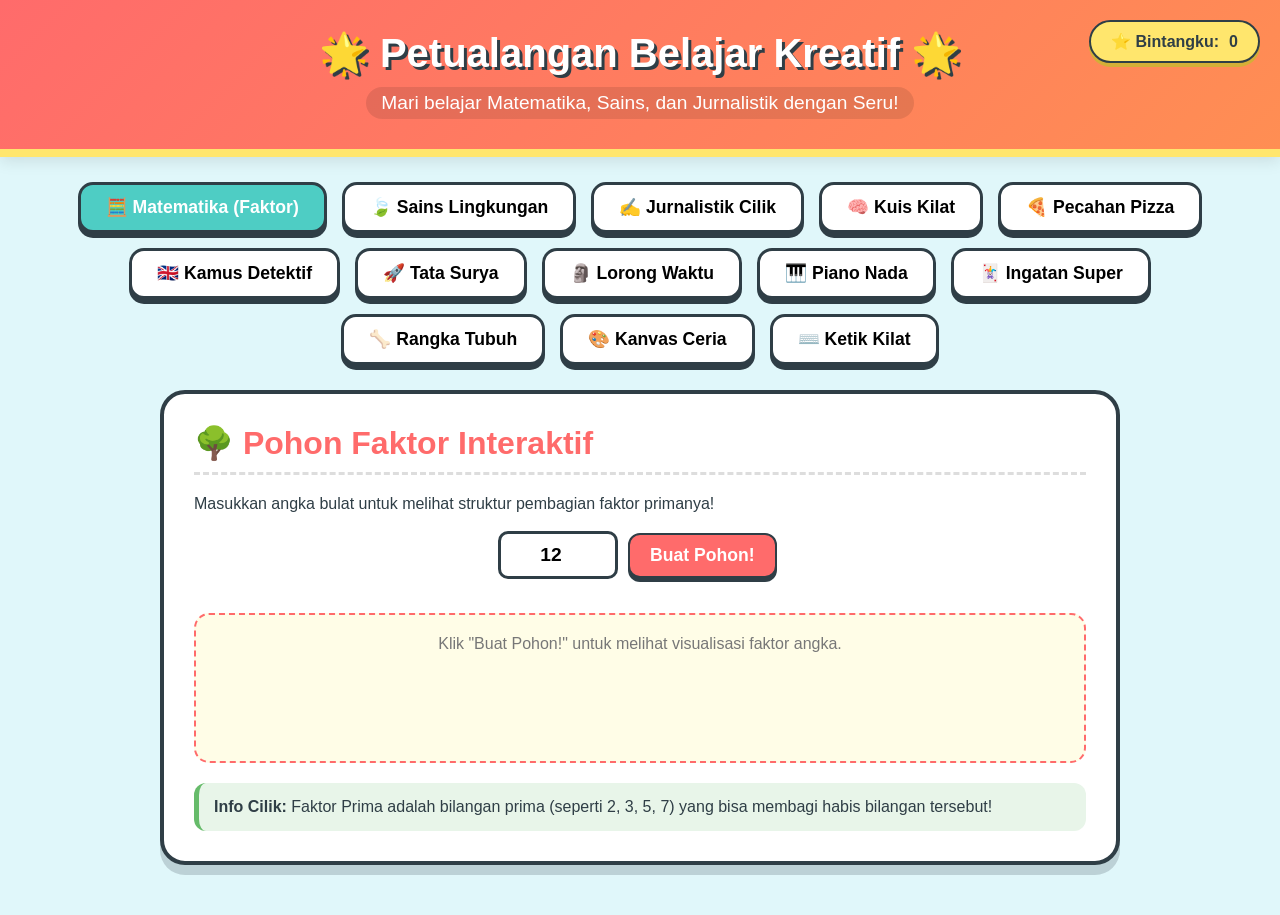
<file: materi.html>
<!DOCTYPE html>
<html lang="id">
<head>
    <meta charset="UTF-8">
    <meta name="viewport" content="width=device-width, initial-scale=1.0">
    <title>Dunia Belajar Seru - Media Pembelajaran Interaktif SD</title>
    <style>
        /* CSS RESET & VARIABLES */
        * {
            margin: 0;
            padding: 0;
            box-sizing: border-box;
            font-family: 'Comic Sans MS', 'Chalkboard SE', 'Ubuntu', sans-serif;
        }

        :root {
            --primary: #FF6B6B;
            --secondary: #4ECDC4;
            --accent: #FFE66D;
            --dark: #2F3E46;
            --light: #F7FFF7;
            --success: #66BB6A;
        }

        body {
            background-color: #E0F7FA;
            color: var(--dark);
            overflow-x: hidden;
            padding-bottom: 50px;
        }

        /* HEADER & HERO */
        header {
            background: linear-gradient(135deg, var(--primary), #FF8E53);
            color: white;
            padding: 30px 20px;
            text-align: center;
            border-bottom: 8px solid var(--accent);
            box-shadow: 0 4px 15px rgba(0,0,0,0.1);
            position: relative;
        }

        header h1 {
            font-size: 2.5rem;
            text-shadow: 3px 3px 0px var(--dark);
            margin-bottom: 10px;
            animation: bounce 2s infinite;
        }

        header p {
            font-size: 1.2rem;
            background: rgba(0,0,0,0.1);
            display: inline-block;
            padding: 5px 15px;
            border-radius: 20px;
        }

        /* SCORE BOARD */
        .scoreboard {
            position: absolute;
            top: 20px;
            right: 20px;
            background: var(--accent);
            color: var(--dark);
            padding: 10px 20px;
            border-radius: 50px;
            font-weight: bold;
            box-shadow: 0 4px 0px #D4AF37;
            border: 2px solid var(--dark);
            display: flex;
            align-items: center;
            gap: 10px;
        }

        /* NAVIGATION TABS */
        nav {
            display: flex;
            justify-content: center;
            gap: 15px;
            margin: 25px 20px;
            flex-wrap: wrap;
        }

        .tab-btn {
            background-color: white;
            border: 3px solid var(--dark);
            padding: 12px 25px;
            font-size: 1.1rem;
            font-weight: bold;
            border-radius: 15px;
            cursor: pointer;
            box-shadow: 0 5px 0px var(--dark);
            transition: all 0.2s ease;
            display: flex;
            align-items: center;
            gap: 8px;
        }

        .tab-btn:hover {
            transform: translateY(-3px);
            box-shadow: 0 8px 0px var(--dark);
        }

        .tab-btn:active {
            transform: translateY(5px);
            box-shadow: 0 0px 0px var(--dark);
        }

        .tab-btn.active {
            background-color: var(--secondary);
            color: white;
            border-color: var(--dark);
        }

        /* CONTAINER AND CARDS */
        .main-container {
            max-width: 1000px;
            margin: 0 auto;
            padding: 0 20px;
        }

        .panel {
            background: white;
            border: 4px solid var(--dark);
            border-radius: 25px;
            padding: 30px;
            box-shadow: 0 10px 0px rgba(47, 62, 70, 0.2);
            display: none;
            animation: fadeIn 0.5s ease forwards;
        }

        .panel.active {
            display: block;
        }

        h2 {
            color: var(--primary);
            font-size: 2rem;
            margin-bottom: 20px;
            border-bottom: 3px dashed #ddd;
            padding-bottom: 10px;
        }

        /* INTERACTIVE FACTOR TREE (MATH) */
        .math-tool {
            text-align: center;
            margin-bottom: 30px;
        }

        .math-tool input {
            padding: 10px;
            font-size: 1.2rem;
            width: 120px;
            border: 3px solid var(--dark);
            border-radius: 10px;
            text-align: center;
            font-weight: bold;
        }

        .btn-action {
            background-color: var(--primary);
            color: white;
            border: 2px solid var(--dark);
            padding: 10px 20px;
            font-size: 1.1rem;
            font-weight: bold;
            border-radius: 12px;
            cursor: pointer;
            box-shadow: 0 4px 0 var(--dark);
            margin: 5px;
        }

        .btn-action:active {
            transform: translateY(4px);
            box-shadow: 0 0 0 var(--dark);
        }

        .tree-display {
            margin-top: 25px;
            display: flex;
            flex-direction: column;
            align-items: center;
            gap: 15px;
            background: #FFFDE7;
            padding: 20px;
            border-radius: 15px;
            border: 2px dashed var(--primary);
            min-height: 150px;
        }

        .tree-level {
            display: flex;
            justify-content: center;
            align-items: center;
            gap: 40px;
            width: 100%;
        }

        .factor-node {
            display: inline-block;
            background: var(--accent);
            border: 2px solid var(--dark);
            padding: 10px 15px;
            border-radius: 50%;
            font-weight: bold;
            font-size: 1.2rem;
            margin: 5px;
            box-shadow: 0 3px 0 var(--dark);
            min-width: 50px;
            text-align: center;
        }

        .prime-node {
            background: #A5D6A7;
        }

        /* WASTE SORTING GAME (SCIENCE) */
        .sorting-area {
            display: flex;
            justify-content: space-around;
            margin-top: 25px;
            gap: 20px;
            flex-wrap: wrap;
        }

        .bin {
            flex: 1;
            min-width: 250px;
            border: 3px solid var(--dark);
            border-radius: 15px;
            padding: 20px;
            text-align: center;
            box-shadow: 0 6px 0 var(--dark);
            min-height: 200px;
        }

        .bin-organic { background-color: #C8E6C9; }
        .bin-anorganic { background-color: #B3E5FC; }

        .bin h3 {
            margin-bottom: 15px;
            font-size: 1.3rem;
        }

        .trash-item {
            background: white;
            border: 2px solid var(--dark);
            padding: 10px 15px;
            border-radius: 10px;
            display: inline-block;
            margin: 8px;
            cursor: grab;
            font-weight: bold;
            box-shadow: 0 3px 0 var(--dark);
            user-select: none;
        }

        .trash-item:active { cursor: grabbing; }

        .trash-pile {
            background: #F5F5F5;
            border: 2px dashed #999;
            padding: 15px;
            border-radius: 15px;
            text-align: center;
            margin-bottom: 20px;
            min-height: 80px;
        }

        /* JOURNALISM WORKSHOP */
        .writer-box {
            display: flex;
            flex-direction: column;
            gap: 15px;
        }

        .writer-box input, .writer-box textarea, .writer-box select {
            width: 100%;
            padding: 12px;
            border: 3px solid var(--dark);
            border-radius: 12px;
            font-size: 1.1rem;
        }

        .writer-box textarea { height: 150px; resize: vertical; }

        .preview-card {
            margin-top: 20px;
            background: #FAFAFA;
            border: 3px solid var(--dark);
            border-radius: 15px;
            padding: 20px;
            box-shadow: inset 0 0 10px rgba(0,0,0,0.05);
        }

        .preview-badge {
            display: inline-block;
            background: var(--primary);
            color: white;
            padding: 3px 10px;
            border-radius: 8px;
            font-size: 0.8rem;
            font-weight: bold;
            margin-bottom: 10px;
        }

        /* ANIMATIONS */
        @keyframes bounce {
            0%, 100% { transform: translateY(0); }
            50% { transform: translateY(-8px); }
        }

        @keyframes fadeIn {
            from { opacity: 0; transform: translateY(10px); }
            to { opacity: 1; transform: translateY(0); }
        }

        /* RESPONSIVE DESIGN */
        @media (max-width: 600px) {
            header h1 { font-size: 1.8rem; }
            .scoreboard { position: static; transform: none; margin: 10px auto; width: fit-content; }
            .tab-btn { width: 100%; text-align: center; justify-content: center; }
        }
    </style>
</head>
<body>

    <!-- HEADER & SCORE -->
    <header>
        <h1>🌟 Petualangan Belajar Kreatif 🌟</h1>
        <p>Mari belajar Matematika, Sains, dan Jurnalistik dengan Seru!</p>
        <div class="scoreboard">
            <span>⭐ Bintangku:</span>
            <span id="score-val">0</span>
        </div>
    </header>

    <!-- NAVIGATION TABS -->
    <nav>
        <button class="tab-btn active" onclick="switchTab('math')">🧮 Matematika (Faktor)</button>
        <button class="tab-btn" onclick="switchTab('science')">🍃 Sains Lingkungan</button>
        <button class="tab-btn" onclick="switchTab('journalism')">✍️ Jurnalistik Cilik</button>
        <button class="tab-btn" onclick="switchTab('quiz')">🧠 Kuis Kilat</button>
        <button class="tab-btn" onclick="switchTab('fraction')">🍕 Pecahan Pizza</button>
        <button class="tab-btn" onclick="switchTab('english')">🇬🇧 Kamus Detektif</button>
        <button class="tab-btn" onclick="switchTab('space')">🚀 Tata Surya</button>
        <button class="tab-btn" onclick="switchTab('history')">🗿 Lorong Waktu</button>
        <button class="tab-btn" onclick="switchTab('music')">🎹 Piano Nada</button>
        <button class="tab-btn" onclick="switchTab('memory')">🃏 Ingatan Super</button>
        <button class="tab-btn" onclick="switchTab('anatomy')">🦴 Rangka Tubuh</button>
        <button class="tab-btn" onclick="switchTab('drawing')">🎨 Kanvas Ceria</button>
        <button class="tab-btn" onclick="switchTab('typing')">⌨️ Ketik Kilat</button>
    </nav>

    <!-- MAIN APP BODY -->
    <div class="main-container">

        <!-- PANEL 1: MATEMATIKA -->
        <div id="panel-math" class="panel active">
            <h2>🌳 Pohon Faktor Interaktif</h2>
            <p style="margin-bottom: 15px;">Masukkan angka bulat untuk melihat struktur pembagian faktor primanya!</p>
            
            <div class="math-tool">
                <input type="number" id="math-input" value="12" min="2" max="100">
                <button class="btn-action" onclick="generateFactorTree()">Buat Pohon!</button>
            </div>

            <div class="tree-display" id="tree-output">
                <div style="text-align: center; color: #777;">Klik "Buat Pohon!" untuk melihat visualisasi faktor angka.</div>
            </div>
            
            <div style="margin-top: 20px; background-color: #E8F5E9; padding: 15px; border-radius: 12px; border-left: 5px solid var(--success);">
                <strong>Info Cilik:</strong> Faktor Prima adalah bilangan prima (seperti 2, 3, 5, 7) yang bisa membagi habis bilangan tersebut!
            </div>
        </div>

        <!-- PANEL 2: SAINS LINGKUNGAN -->
        <div id="panel-science" class="panel">
            <h2>♻️ Sortir Sampah Pintar</h2>
            <p>Bantu bersihkan lingkungan! Geser (Drag) sampah ke tempat yang benar.</p>
            
            <div class="trash-pile" id="trash-pile-container">
                <!-- Diisi otomatis oleh JavaScript -->
            </div>

            <div class="sorting-area">
                <div class="bin bin-organic" id="bin-organic" ondragover="allowDrop(event)" ondrop="handleDrop(event, 'organic')">
                    <h3>🟢 Tempat Sampah Organik</h3>
                    <p style="font-size: 0.9rem; color: #555; margin-bottom: 10px;">(Sisa Makanan, Daun, Kulit Buah)</p>
                    <div id="organic-items-list"></div>
                </div>
                <div class="bin bin-anorganic" id="bin-anorganic" ondragover="allowDrop(event)" ondrop="handleDrop(event, 'anorganic')">
                    <h3>🔵 Tempat Sampah Anorganik</h3>
                    <p style="font-size: 0.9rem; color: #555; margin-bottom: 10px;">(Plastik, Kaca, Logam, Kaleng)</p>
                    <div id="anorganic-items-list"></div>
                </div>
            </div>
        </div>

        <!-- PANEL 3: JURNALISTIK -->
        <div id="panel-journalism" class="panel">
            <h2>📰 Ruang Redaksi Penulis Cilik</h2>
            <p style="margin-bottom: 20px;">Kamu adalah wartawan hebat masa depan! Tulis berita, cerita, atau opinimu di sini.</p>
            
            <div class="writer-box">
                <div>
                    <label style="font-weight: bold; display:block; margin-bottom: 5px;">Nama Penulis:</label>
                    <input type="text" id="author-name" placeholder="Masukkan nama kerenmu..." onkeyup="updatePreview()">
                </div>
                <div>
                    <label style="font-weight: bold; display:block; margin-bottom: 5px;">Jenis Tulisan:</label>
                    <select id="article-type" onchange="updatePreview()">
                        <option value="Berita Sekolah">Berita Sekolah 🏢</option>
                        <option value="Opini Lingkungan">Opini Lingkungan 🌱</option>
                        <option value="Puisi Ceria">Puisi Ceria 📜</option>
                        <option value="Cerita Pendek">Cerita Pendek 📖</option>
                    </select>
                </div>
                <div>
                    <label style="font-weight: bold; display:block; margin-bottom: 5px;">Judul Tulisan:</label>
                    <input type="text" id="article-title" placeholder="Tulis judul yang menarik perhatian pembaca!" onkeyup="updatePreview()">
                </div>
                <div>
                    <label style="font-weight: bold; display:block; margin-bottom: 5px;">Isi Tulisan:</label>
                    <textarea id="article-content" placeholder="Tuliskan gagasan atau beritamu secara lengkap dengan rumus 5W+1H (Apa, Siapa, Di mana, Kapan, Mengapa, Bagaimana)..." onkeyup="updatePreview()"></textarea>
                </div>
                <button class="btn-action" onclick="publishArticle()">Terbitkan Tulisan & Dapatkan Bintang!</button>
            </div>

            <div class="preview-card">
                <h4 style="margin-bottom: 10px; color: #666; font-size: 0.9rem; text-transform: uppercase;">Pratinjau Koran Digital:</h4>
                <div id="preview-badge" class="preview-badge">Kategori</div>
                <h3 id="prev-title" style="font-size: 1.6rem; margin-bottom: 5px;">Judul akan muncul di sini...</h3>
                <p style="font-size: 0.9rem; color: #777; margin-bottom: 15px;">Oleh: <span id="prev-author">Penulis Cilik</span></p>
                <div id="prev-content" style="line-height: 1.6; white-space: pre-wrap;">Konten tulisanmu akan terlihat sangat rapi di halaman koran ini. Ayo mulai mengetik!</div>
            </div>
        </div>
               
        <!-- PANEL 4: KUIS KILAT -->
        <div id="panel-quiz" class="panel">
            <h2>🧠 Kuis Matematika & Sains</h2>
            <p style="margin-bottom: 20px;">Jawab pertanyaan di bawah ini dengan benar untuk mendapatkan bonus 10 bintang!</p>
            <div style="background: #FFF9C4; padding: 20px; border-radius: 15px; border: 3px solid var(--dark); text-align: center;">
                <h3 id="quiz-question" style="font-size: 1.5rem; margin-bottom: 20px;">Berapakah hasil dari 7 x 8?</h3>
                <div style="display: grid; grid-template-columns: 1fr 1fr; gap: 10px;" id="quiz-options">
                    <!-- Pilihan jawaban diatur oleh JS -->
                </div>
            </div>
        </div>

        <!-- PANEL 5: VISUALISASI PECAHAN -->
        <div id="panel-fraction" class="panel">
            <h2>🍕 Pecahan Pizza Interaktif</h2>
            <p>Ubah angka pembilang untuk memotong pizza fantasi sesuai pecahan matematika!</p>
            <div style="text-align: center; margin-bottom: 20px;">
                <label style="font-weight: bold;">Pilih Pecahan: </label>
                <select id="fraction-select" onchange="drawPizza()" style="padding: 10px; border-radius: 10px; border: 2px solid var(--dark); font-weight: bold;">
                    <option value="2">1/2 (Setengah)</option>
                    <option value="3">1/3 (Sepertiga)</option>
                    <option value="4">1/4 (Seperempat)</option>
                    <option value="6">1/6 (Seperenam)</option>
                    <option value="8">1/8 (Seperdelapan)</option>
                </select>
            </div>
            <div style="display: flex; justify-content: center; margin-top: 10px;">
                <canvas id="pizzaCanvas" width="200" height="200" style="border-radius: 50%; box-shadow: 0 4px 10px rgba(0,0,0,0.15);"></canvas>
            </div>
        </div>

        <!-- PANEL 6: BAHASA INGGRIS -->
        <div id="panel-english" class="panel">
            <h2>🇬🇧 Kamus Detektif Inggris</h2>
            <p>Tebak arti kata bahasa Inggris misterius di bawah ini!</p>
            <div style="text-align: center; padding: 20px; background: #E1F5FE; border-radius: 15px; border: 3px solid var(--dark);">
                <h1 style="font-size: 3rem; margin-bottom: 10px;" id="eng-word">BUTTERFLY</h1>
                <input type="text" id="eng-input" placeholder="Ketik arti bahasa Indonesianya..." style="width: 80%; padding: 10px; text-align: center; border-radius: 10px; border: 2px solid var(--dark); margin-bottom: 15px;">
                <br>
                <button class="btn-action" onclick="checkEnglishWord()">Periksa Jawaban</button>
            </div>
        </div>

        <!-- PANEL 7: ASTRONOMI (TATA SURYA) -->
        <div id="panel-space" class="panel">
            <h2>🚀 Penjelajah Tata Surya</h2>
            <p>Klik nama planet untuk mengetahui rahasia uniknya di alam semesta!</p>
            <div style="display: flex; gap: 10px; flex-wrap: wrap; margin-bottom: 20px;">
                <button class="btn-action" style="background:#FFA726" onclick="showPlanet('Merkurius', 'Planet terdekat dengan Matahari dan tidak punya atmosfer.')">Merkurius ☄️</button>
                <button class="btn-action" style="background:#FF7043" onclick="showPlanet('Venus', 'Planet paling panas di tata surya karena efek rumah kaca.')">Venus 🌋</button>
                <button class="btn-action" style="background:#29B6F6" onclick="showPlanet('Bumi', 'Satu-satunya planet yang sejauh ini diketahui memiliki kehidupan.')">Bumi 🌍</button>
                <button class="btn-action" style="background:#EF5350" onclick="showPlanet('Mars', 'Dijuluki Planet Merah karena tanahnya yang berkarat besi.')">Mars 🔴</button>
            </div>
            <div id="planet-info" style="background: #2F3E46; color: white; padding: 20px; border-radius: 15px; min-height: 80px; font-size: 1.1rem; text-align: center;">
                Klik salah satu tombol planet di atas untuk meluncur!
            </div>
        </div>

</script>
        <!-- PANEL 8: SEJARAH & BUDAYA -->
        <div id="panel-history" class="panel">
            <h2>🗿 Lorong Waktu Indonesia</h2>
            <p>Tebak nama candi atau peninggalan sejarah dari petunjuk yang diberikan.</p>
            <div style="background: #FFF3E0; padding: 20px; border-radius: 15px; border: 2px dashed #E65100;">
                <p style="font-size: 1.2rem; font-weight: bold; margin-bottom: 15px;">💬 "Aku adalah candi Buddha terbesar di dunia yang terletak di Magelang, Jawa Tengah. Siapakah aku?"</p>
                <button class="btn-action" onclick="answerHistory(true)">Candi Borobudur</button>
                <button class="btn-action" style="background:var(--secondary)" onclick="answerHistory(false)">Candi Prambanan</button>
            </div>
        </div>

        <!-- PANEL 9: SENI MUSIK -->
        <div id="panel-music" class="panel">
            <h2>🎹 Piano Nada Cilik</h2>
            <p>Klik tuts piano di bawah untuk mendengarkan bunyi nada dasar tangga lagu (Do-Re-Mi)!</p>
            <div style="display: flex; justify-content: center; background: #333; padding: 20px; border-radius: 10px; gap: 5px;">
                <button onclick="playTone(261.63)" style="background:white; color:black; height:150px; width:45px; border-radius:0 0 5px 5px; font-weight:bold; padding-top:110px;">C</button>
                <button onclick="playTone(293.66)" style="background:white; color:black; height:150px; width:45px; border-radius:0 0 5px 5px; font-weight:bold; padding-top:110px;">D</button>
                <button onclick="playTone(329.63)" style="background:white; color:black; height:150px; width:45px; border-radius:0 0 5px 5px; font-weight:bold; padding-top:110px;">E</button>
                <button onclick="playTone(349.23)" style="background:white; color:black; height:150px; width:45px; border-radius:0 0 5px 5px; font-weight:bold; padding-top:110px;">F</button>
                <button onclick="playTone(392.00)" style="background:white; color:black; height:150px; width:45px; border-radius:0 0 5px 5px; font-weight:bold; padding-top:110px;">G</button>
                <button onclick="playTone(440.00)" style="background:white; color:black; height:150px; width:45px; border-radius:0 0 5px 5px; font-weight:bold; padding-top:110px;">A</button>
                <button onclick="playTone(493.88)" style="background:white; color:black; height:150px; width:45px; border-radius:0 0 5px 5px; font-weight:bold; padding-top:110px;">B</button>
            </div>
        </div>

        <!-- PANEL 10: PERMAINAN MEMORI -->
        <div id="panel-memory" class="panel">
            <h2>🃏 Game Melatih Ingatan</h2>
            <p>Klik tombol untuk mengacak warna, lalu hafalkan urutannya!</p>
            <div style="text-align: center;">
                <div id="memory-box" style="width:100px; height:100px; background:#ccc; margin:10px auto; border-radius:15px; border:3px solid #333;"></div>
                <button class="btn-action" onclick="startMemoryGame()">Mulai Tes!</button>
                <div id="memory-choices" style="margin-top:15px; display:none;">
                    <p>Apa warna kotak tadi?</p>
                    <button class="btn-action" style="background:red;" onclick="guessMemory('red')">Merah</button>
                    <button class="btn-action" style="background:blue;" onclick="guessMemory('blue')">Biru</button>
                </div>
            </div>
        </div>

        <!-- PANEL 11: ANATOMI MANUSIA -->
        <div id="panel-anatomy" class="panel">
            <h2>🦴 Detektif Tulang Rangka</h2>
            <p>Ayo cari tahu fungsi bagian pertahanan tubuh kita!</p>
            <div style="display: flex; gap: 20px; align-items: center; flex-wrap: wrap;">
                <div style="background:#eee; padding:15px; border-radius:15px; font-size:2rem; text-align:center;">💀<br>Rangka</div>
                <div style="flex:1;">
                    <select id="anatomy-select" onchange="checkAnatomy()" style="padding:10px; width:100%; border-radius:10px; font-weight:bold;">
                        <option value="">-- Pilih Bagian Tubuh --</option>
                        <option value="tengkorak">Tulang Tengkorak</option>
                        <option value="rusuk">Tulang Rusuk</option>
                    </select>
                    <div id="anatomy-desc" style="margin-top:15px; font-style:italic; color:#555;">Pilih salah satu organ di atas untuk tahu fungsinya!</div>
                </div>
            </div>
        </div>

        <!-- PANEL 12: KANVAS GAMBAR -->
        <div id="panel-drawing" class="panel">
            <h2>🎨 Kanvas Ceria Anak Kreatif</h2>
            <p>Gunakan mouse atau jarimu untuk menggambar bebas di area kanvas ini!</p>
            <div style="text-align: center;">
                <canvas id="drawCanvas" width="300" height="200" style="border:3px solid var(--dark); background:white; border-radius:15px; cursor:crosshair;"></canvas>
                <br><br>
                <button class="btn-action" style="background:#e57373" onclick="clearCanvas()">Hapus Gambar</button>
            </div>
        </div>

        <!-- PANEL 13: KETIK KILAT -->
        <div id="panel-typing" class="panel">
            <h2>⌨️ Tantangan Ketik Cepat</h2>
            <p>Ketik ulang kalimat di bawah secepat mungkin untuk melatih kelancaran jarimu!</p>
            <div style="background:#F5F5F5; padding:15px; border-radius:10px; font-weight:bold; margin-bottom:10px;" id="target-text">Saya suka belajar coding</div>
            <input type="text" id="typing-input" onkeyup="checkTyping()" placeholder="Mulai mengetik di sini..." style="width:100%; padding:10px; border-radius:10px; border:2px solid var(--dark);">
            <div id="typing-status" style="margin-top:10px; font-weight:bold; color:var(--primary);"></div>
        </div>

    </div>

    <!-- ========================================== -->
    <!-- LOGIKA JAVASCRIPT LENGKAP                  -->
    <!-- ========================================== -->
    <script>
        // Sistem Skor Global
        let currentStars = 0;
        function addStars(amount) {
            currentStars += amount;
            document.getElementById('score-val').innerText = currentStars;
        }

        // Navigasi Tab Utama
        function switchTab(tabId) {
            document.querySelectorAll('.tab-btn').forEach(btn => btn.classList.remove('active'));
            document.querySelectorAll('.panel').forEach(panel => panel.classList.remove('active'));
            
            if(event && event.currentTarget) {
                event.currentTarget.classList.add('active');
            } else {
                // Fallback jika dipicu di luar click event langsung
                const tabs = document.querySelectorAll('.tab-btn');
                tabs.forEach(btn => {
                    if(btn.setAttribute('onclick') && btn.setAttribute('onclick').includes(tabId)) {
                        btn.classList.add('active');
                    }
                });
            }
            
            document.getElementById(`panel-${tabId}`).classList.add('active');

            // Trigger Inisialisasi Spesifik Tab
            if(tabId === 'science') { initScienceGame(); }
            if(tabId === 'quiz') { loadQuizQuestion(); }
            if(tabId === 'fraction') { drawPizza(); }
            if(tabId === 'drawing') { initCanvasLogic(); }
        }

        // 1. LOGIKA MATEMATIKA: POHON FAKTOR
        function generateFactorTree() {
            let num = parseInt(document.getElementById('math-input').value);
            const output = document.getElementById('tree-output');
            
            if (isNaN(num) || num < 2 || num > 100) {
                output.innerHTML = "<div style='color:red;'>Masukkan angka bulat antara 2 sampai 100 ya!</div>";
                return;
            }

            output.innerHTML = "";
            let currentNum = num;
            let htmlStr = "";

            // Fungsi pembagi bilangan prima terkecil
            function getSmallestPrimeFactor(n) {
                for (let i = 2; i <= Math.sqrt(n); i++) {
                    if (n % i === 0) return i;
                }
                return n;
            }

            // Loop membangun tingkatan pohon faktor sederhananya
            while (currentNum > 1) {
                let pf = getSmallestPrimeFactor(currentNum);
                let remainder = currentNum / pf;

                if (remainder === 1) {
                    htmlStr += `<div class='tree-level'><span class='factor-node prime-node'>${currentNum}</span></div>`;
                    break;
                } else {
                    htmlStr += `
                        <div class='tree-level'>
                            <span class='factor-node'>${currentNum}</span>
                        </div>
                        <div class='tree-level' style='font-size:0.9rem; color:#999;'>╱  ╲</div>
                        <div class='tree-level'>
                            <span class='factor-node prime-node'>${pf}</span>
                            <span class='factor-node'>${remainder}</span>
                        </div>
                        <div class='tree-level' style='font-size:0.9rem; color:#999;'>↓</div>
                    `;
                }
                currentNum = remainder;
            }
            output.innerHTML = htmlStr;
            addStars(2);
        }

        // 2. LOGIKA SAINS: DRAG & DROP SAMPAH
        const trashData = [
            { id: "t1", name: "Kulit Pisang 🍌", type: "organic" },
            { id: "t2", name: "Botol Plastik 🍾", type: "anorganic" },
            { id: "t3", name: "Daun Kering 🍂", type: "organic" },
            { id: "t4", name: "Kaleng Soda 🥫", type: "anorganic" }
        ];

        function initScienceGame() {
            const pile = document.getElementById('trash-pile-container');
            document.getElementById('organic-items-list').innerHTML = "";
            document.getElementById('anorganic-items-list').innerHTML = "";
            pile.innerHTML = "";
            
            trashData.forEach(item => {
                const el = document.createElement('div');
                el.className = 'trash-item';
                el.id = item.id;
                el.innerText = item.name;
                el.draggable = true;
                el.ondragstart = (e) => { e.dataTransfer.setData("text", e.target.id); };
                pile.appendChild(el);
            });
        }

        function allowDrop(e) { e.preventDefault(); }
        
        function handleDrop(e, binType) {
            e.preventDefault();
            const id = e.dataTransfer.getData("text");
            const draggedEl = document.getElementById(id);
            const found = trashData.find(t => t.id === id);

            if (found && found.type === binType) {
                alert("🎉 Hebat! Kamu memilah dengan benar.");
                if(binType === 'organic') {
                    document.getElementById('organic-items-list').appendChild(draggedEl);
                } else {
                    document.getElementById('anorganic-items-list').appendChild(draggedEl);
                }
                draggedEl.draggable = false;
                addStars(5);
            } else {
                alert("❌ Ups! Itu bukan tempat yang tepat, coba pikirkan lagi bahannya ya.");
            }
        }

        // 3. LOGIKA JURNALISTIK: PRATINJAU & PUBLIKASI
        function updatePreview() {
            const author = document.getElementById('author-name').value || "Penulis Cilik";
            const type = document.getElementById('article-type').value;
            const title = document.getElementById('article-title').value || "Judul akan muncul di sini...";
            const content = document.getElementById('article-content').value || "Ayo mulai mengetik tulisan hebatmu!";

            document.getElementById('prev-author').innerText = author;
            document.getElementById('preview-badge').innerText = type;
            document.getElementById('prev-title').innerText = title;
            document.getElementById('prev-content').innerText = content;
        }

        function publishArticle() {
            const title = document.getElementById('article-title').value;
            const content = document.getElementById('article-content').value;

            if(!title || !content) {
                alert("Isi judul dan konten tulisanmu dulu ya sebelum diterbitkan!");
                return;
            }
            alert("🚀 Hore! Tulisan jurnalistikmu resmi diterbitkan ke koran sekolah digital! Kamu dapat bonus 15 Bintang!");
            addStars(15);
            
            // Reset Form
            document.getElementById('article-title').value = "";
            document.getElementById('article-content').value = "";
            updatePreview();
        }

        // 4. LOGIKA KUIS
        function loadQuizQuestion() {
            const container = document.getElementById('quiz-options');
            container.innerHTML = `
                <button class="btn-action" onclick="answerQuiz(false)">54</button>
                <button class="btn-action" onclick="answerQuiz(true)">56</button>
                <button class="btn-action" onclick="answerQuiz(false)">64</button>
                <button class="btn-action" onclick="answerQuiz(false)">49</button>
            `;
        }
        function answerQuiz(isCorrect) {
            if(isCorrect) { alert("🎉 Benar! 7 x 8 = 56. Kamu dapat 10 bintang!"); addStars(10); } 
            else { alert("❌ Salah sedikit, ayo coba hitung atau pakai tabel perkalian lagi!"); }
        }

        // 5. LOGIKA PIZZA PECAHAN (HTML5 Canvas)
        function drawPizza() {
            const canvas = document.getElementById('pizzaCanvas');
            if(!canvas) return;
            const ctx = canvas.getContext('2d');
            const slices = parseInt(document.getElementById('fraction-select').value);
            
            ctx.clearRect(0,0,200,200);
            
            // Gambar adonan roti dasar pizza
            ctx.fillStyle = '#FFCA28';
            ctx.beginPath(); 
            ctx.arc(100,100,80,0,2*Math.PI); 
            ctx.fill();
            
            // Gambar isi/topping representasi potongan rasa saus tomat
            ctx.fillStyle = '#E53935';
            ctx.beginPath();
            ctx.moveTo(100,100);
            ctx.arc(100,100,80,0, (2 * Math.PI / slices));
            ctx.lineTo(100,100);
            ctx.fill();
            
            // Gambar garis pembatas potongan pizza
            ctx.strokeStyle = '#D32F2F';
            ctx.lineWidth = 3;
            for(let i=0; i<slices; i++) {
                ctx.beginPath();
                ctx.moveTo(100,100);
                let angle = (2 * Math.PI / slices) * i;
                ctx.lineTo(100 + 80*Math.cos(angle), 100 + 80*Math.sin(angle));
                ctx.stroke();
            }
        }

        // 6. LOGIKA KAMUS INGGRIS
        function checkEnglishWord() {
            const input = document.getElementById('eng-input').value.toLowerCase().trim();
            if(input === 'kupu-kupu' || input === 'kupu kupu') {
                alert("🦋 Hebat, tebakanmu tepat sekali! Dapat 5 bintang."); addStars(5);
                document.getElementById('eng-input').value = "";
            } else { alert("❌ Salah, petunjuk: Hewan bersayap indah yang suka mengisap madu bunga."); }
        }

        // 7. LOGIKA TATA SURYA
        function showPlanet(name, desc) {
            document.getElementById('planet-info').innerHTML = `<strong>🪐 ${name}:</strong> ${desc}`;
            addStars(2);
        }

        // 8. LOGIKA SEJARAH
        function answerHistory(isCorrect) {
            if(isCorrect) { alert("🗿 Tepat! Candi Borobudur dibangun pada masa dinasti Syailendra."); addStars(5); }
            else { alert("❌ Kurang tepat, candi Roro Jonggrang itu adalah nama lain candi Prambanan."); }
        }

        // 9. LOGIKA PIANO NADA (Audio Sintetis Web Audio API)
        function playTone(freq) {
            try {
                const audioCtx = new (window.AudioContext || window.webkitAudioContext)();
                const oscillator = audioCtx.createOscillator();
                const gainNode = audioCtx.createGain();
                
                oscillator.type = 'sine';
                oscillator.frequency.value = freq;
                gainNode.gain.setValueAtTime(0.5, audioCtx.currentTime);
                gainNode.gain.exponentialRampToValueAtTime(0.01, audioCtx.currentTime + 0.5);
                
                oscillator.connect(gainNode);
                gainNode.connect(audioCtx.destination);
                oscillator.start(); 
                oscillator.stop(audioCtx.currentTime + 0.5);
            } catch(e) {
                console.log("Audio API tidak didukung browser ini.");
            }
        }

        // 10. LOGIKA GAME MEMORI
        let targetColor = "";
        function startMemoryGame() {
            const box = document.getElementById('memory-box');
            targetColor = Math.random() > 0.5 ? 'red' : 'blue';
            box.style.backgroundColor = targetColor;
            document.getElementById('memory-choices').style.display = 'none';
            
            setTimeout(() => {
                box.style.backgroundColor = '#ccc';
                document.getElementById('memory-choices').style.display = 'block';
            }, 1000);
        }
        function guessMemory(color) {
            if(color === targetColor) { alert("🎉 Ingatanmu luar biasa! Kamu menjawab benar."); addStars(5); }
            else { alert("❌ Yah kurang tepat, yuk klik mulai tes lagi untuk melatih konsentrasimu."); }
            document.getElementById('memory-choices').style.display = 'none';
        }

        // 11. LOGIKA ANATOMI
        function checkAnatomy() {
            const val = document.getElementById('anatomy-select').value;
            const desc = document.getElementById('anatomy-desc');
            if(val === 'tengkorak') desc.innerText = "Fungsinya untuk melindungi otak kita yang sangat lunak dan berharga!";
            else if(val === 'rusuk') desc.innerText = "Fungsinya memagari jantung dan paru-paru dari benturan keras luar.";
            else desc.innerText = "Pilih salah satu organ di atas untuk tahu fungsinya!";
        }

        // 12. LOGIKA KANVAS GAMBAR
        let drawing = false;
        let canvasInitDone = false;

        function initCanvasLogic() {
            if(canvasInitDone) return; // Mencegah penumpukan event handler
            const canvas = document.getElementById('drawCanvas');
            if(!canvas) return;
            const ctx = canvas.getContext('2d');
            
            canvas.onmousedown = () => { drawing = true; ctx.beginPath(); };
            canvas.onmouseup = () => { drawing = false; };
            canvas.onmousemove = (e) => {
                if(!drawing) return;
                const rect = canvas.getBoundingClientRect();
                ctx.lineWidth = 4; ctx.lineCap = 'round'; ctx.strokeStyle = '#FF6B6B';
                ctx.lineTo(e.clientX - rect.left, e.clientY - rect.top); ctx.stroke();
            };

            // Dukungan Touchscreen untuk HP/Tablet
            canvas.ontouchstart = (e) => { drawing = true; ctx.beginPath(); e.preventDefault(); };
            canvas.ontouchend = () => { drawing = false; };
            canvas.ontouchmove = (e) => {
                if(!drawing) return;
                const rect = canvas.getBoundingClientRect();
                const touch = e.touches[0];
                ctx.lineWidth = 4; ctx.lineCap = 'round'; ctx.strokeStyle = '#FF6B6B';
                ctx.lineTo(touch.clientX - rect.left, touch.clientY - rect.top); ctx.stroke();
                e.preventDefault();
            };
            canvasInitDone = true;
        }
        function clearCanvas() {
            const canvas = document.getElementById('drawCanvas');
            const ctx = canvas.getContext('2d');
            ctx.clearRect(0,0,300,200);
        }

        // 13. LOGIKA KETIK KILAT
        function checkTyping() {
            const target = document.getElementById('target-text').innerText;
            const input = document.getElementById('typing-input').value;
            const status = document.getElementById('typing-status');
            
            if(input === target) {
                status.innerText = "🎉 Sukses! Ketikanmu sangat akurat!";
                status.style.color = "green";
                addStars(5);
                document.getElementById('typing-input').value = "";
            } else if(target.startsWith(input)) {
                status.innerText = "Sedang mengetik..."; status.style.color = "orange";
            } else {
                status.innerText = "❌ Ada huruf yang salah ketik tuh!"; status.style.color = "red";
            }
        }
    </script>
</body>
</html>
</file>
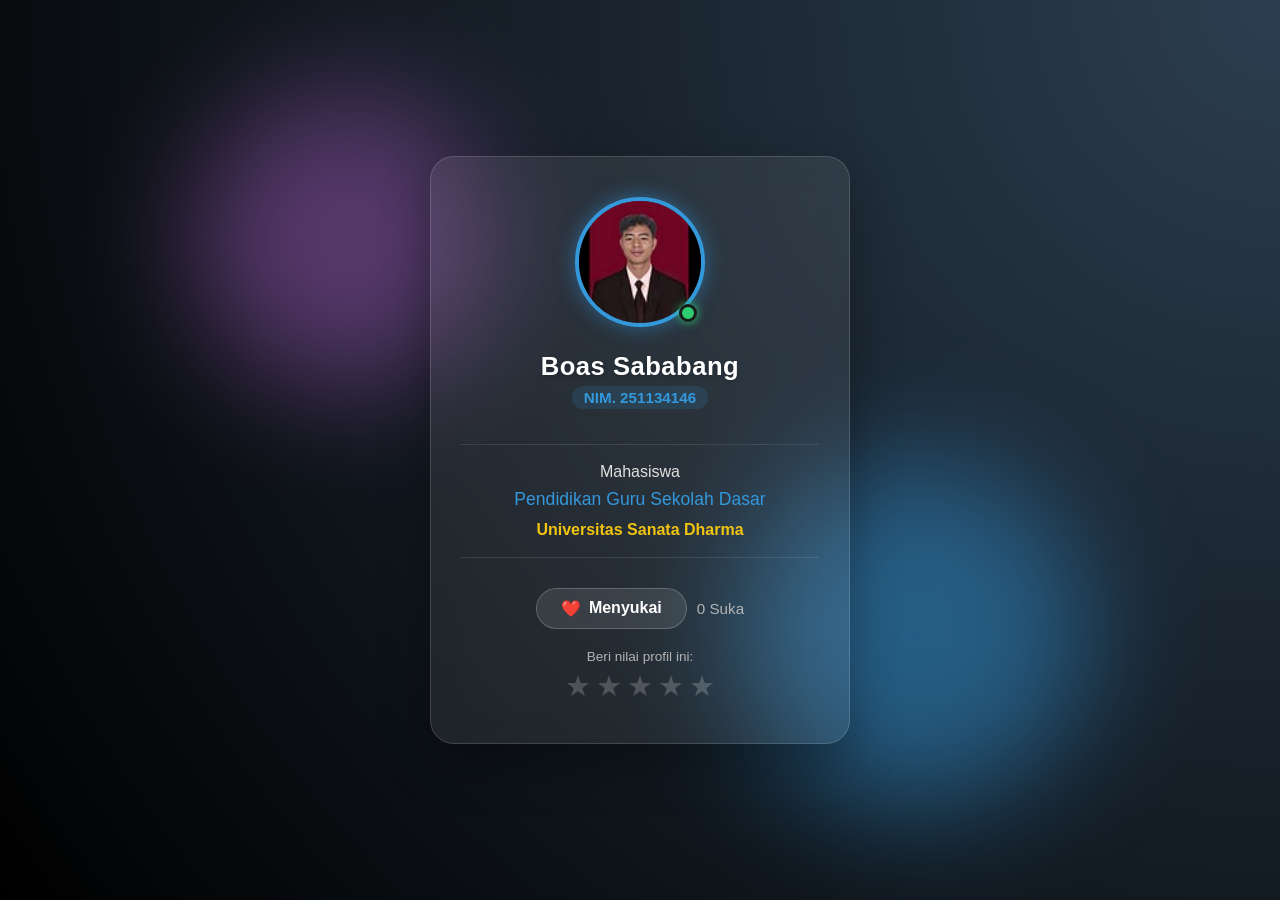
<file: tentang.html>
<!DOCTYPE html>
<html lang="id">
<head>
    <meta charset="UTF-8">
    <meta name="viewport" content="width=device-width, initial-scale=1.0">
    <title>Profil Mahasiswa - Boas Sababang</title>
    <style>
        /* ==================== GLOBAL STYLES ==================== */
        * {
            margin: 0;
            padding: 0;
            box-sizing: border-box;
            font-family: 'Poppins', 'Segoe UI', Tahoma, Geneva, Verdana, sans-serif;
        }

        body {
            min-height: 100vh;
            display: flex;
            justify-content: center;
            align-items: center;
            /* Latar belakang bertema kosmik/edukasi yang elegan */
            background: radial-gradient(circle at top right, #2c3e50, #000000);
            overflow: hidden;
            position: relative;
            padding: 20px;
        }

        /* Dekorasi Lingkaran Abstrak di Latar Belakang */
        body::before, body::after {
            content: '';
            position: absolute;
            border-radius: 50%;
            filter: blur(60px);
            z-index: 1;
            opacity: 0.5;
        }
        body::before {
            width: 300px;
            height: 300px;
            background: #9b59b6;
            top: 10%;
            left: 15%;
        }
        body::after {
            width: 350px;
            height: 350px;
            background: #3498db;
            bottom: 10%;
            right: 15%;
        }

        /* ==================== KARTU PROFIL (GLASSMORPHISM) ==================== */
        .profile-card {
            background: rgba(255, 255, 255, 0.08);
            backdrop-filter: blur(15px);
            -webkit-backdrop-filter: blur(15px);
            border: 1px solid rgba(255, 255, 255, 0.15);
            padding: 40px 30px;
            width: 100%;
            max-width: 420px;
            border-radius: 24px;
            text-align: center;
            color: #ffffff;
            box-shadow: 0 20px 50px rgba(0, 0, 0, 0.3);
            z-index: 10;
            transition: transform 0.3s ease, box-shadow 0.3s ease;
        }

        .profile-card:hover {
            transform: translateY(-5px);
            box-shadow: 0 25px 60px rgba(52, 152, 219, 0.2);
        }

        /* ==================== FOTO PROFIL ==================== */
        .avatar-container {
            position: relative;
            width: 130px;
            height: 130px;
            margin: 0 auto 25px;
        }

        .profile-avatar {
            width: 100%;
            height: 100%;
            border-radius: 50%;
            object-fit: cover;
            border: 4px solid #3498db;
            box-shadow: 0 0 20px rgba(52, 152, 219, 0.5);
            background: #2c3e50;
        }

        /* Indikator Online/Aktif */
        .status-dot {
            position: absolute;
            bottom: 5px;
            right: 8px;
            width: 18px;
            height: 18px;
            background-color: #2ecc71;
            border: 3px solid #1a1a1a;
            border-radius: 50%;
            box-shadow: 0 0 10px #2ecc71;
        }

        /* ==================== INFORMASI TEKS ==================== */
        .profile-name {
            font-size: 1.6rem;
            font-weight: 700;
            letter-spacing: 0.5px;
            margin-bottom: 5px;
            text-shadow: 0 2px 4px rgba(0,0,0,0.2);
        }

        .profile-nim {
            font-size: 0.95rem;
            color: #3498db;
            font-weight: 600;
            background: rgba(52, 152, 219, 0.15);
            display: inline-block;
            padding: 3px 12px;
            border-radius: 20px;
            margin-bottom: 20px;
        }

        .divider {
            height: 1px;
            background: rgba(255, 255, 255, 0.1);
            margin: 15px 0;
        }

        .profile-detail {
            font-size: 1rem;
            color: #e0e0e0;
            line-height: 1.5;
        }

        .university-tag {
            color: #f1c40f;
            font-weight: 600;
            margin-top: 5px;
        }

        /* ==================== FITUR INTERAKTIF (LIKE & RATING) ==================== */
        .interactive-section {
            margin-top: 30px;
            display: flex;
            flex-direction: column;
            gap: 20px;
            align-items: center;
        }

        /* Tombol Like */
        .like-container {
            display: flex;
            align-items: center;
            gap: 10px;
        }

        .btn-like {
            background: rgba(255, 255, 255, 0.1);
            border: 1px solid rgba(255, 255, 255, 0.2);
            color: white;
            padding: 10px 24px;
            font-size: 1rem;
            font-weight: 600;
            border-radius: 30px;
            cursor: pointer;
            display: flex;
            align-items: center;
            gap: 8px;
            transition: all 0.2s ease;
        }

        .btn-like:hover {
            background: rgba(231, 76, 60, 0.2);
            border-color: #e74c3c;
            transform: scale(1.05);
        }

        /* Kelas aktif saat tombol like diklik */
        .btn-like.liked {
            background: #e74c3c;
            border-color: #e74c3c;
            box-shadow: 0 0 15px rgba(231, 76, 60, 0.5);
            animation: pop 0.3s ease;
        }

        .like-count {
            font-size: 0.95rem;
            color: #b3b3b3;
        }

        /* Sistem Rating Bintang Lima */
        .rating-container {
            display: flex;
            flex-direction: column;
            gap: 5px;
        }

        .rating-text {
            font-size: 0.85rem;
            color: #b3b3b3;
        }

        .stars {
            display: flex;
            gap: 5px;
        }

        .star {
            font-size: 1.8rem;
            color: rgba(255, 255, 255, 0.2);
            cursor: pointer;
            transition: color 0.2s ease, transform 0.2s ease;
        }

        .star:hover {
            transform: scale(1.2);
        }

        /* Warna bintang ketika aktif atau di-hover */
        .star.active, .star.hover {
            color: #f1c40f;
            text-shadow: 0 0 10px rgba(241, 196, 15, 0.5);
        }

        /* Animation */
        @keyframes pop {
            0% { transform: scale(1); }
            50% { transform: scale(1.2); }
            100% { transform: scale(1); }
        }
    </style>
</head>
<body>

    <!-- KARTU PROFIL -->
    <div class="profile-card">
        <!-- Bagian Foto Profil -->
        <div class="avatar-container">
            <!-- Kamu bisa mengganti URL src di bawah ini dengan link foto aslimu nanti -->
            <img class="profile-avatar" src="boas.jpg" alt="Foto Boas Sababang">
            <div class="status-dot"></div>
        </div>

        <!-- Bagian Identitas -->
        <h2 class="profile-name">Boas Sababang</h2>
        <span class="profile-nim">NIM. 251134146</span>
        
        <div class="divider"></div>

        <div class="profile-detail">
            <p style="font-weight: 300;">Mahasiswa </p>
            <p style="font-weight: 500; font-size: 1.1rem; margin-top: 2px; color: #3498db;">Pendidikan Guru Sekolah Dasar</p>
            <p class="university-tag">Universitas Sanata Dharma</p>
        </div>

        <div class="divider"></div>

        <!-- SEKSI INTERAKTIF -->
        <div class="interactive-section">
            <!-- Tombol Like -->
            <div class="like-container">
                <button class="btn-like" id="likeBtn" onclick="toggleLike()">
                    <span id="heartIcon">❤️</span> Menyukai
                </button>
                <span class="like-count" id="likeCounter">0 Suka</span>
            </div>

            <!-- Rating Bintang Lima -->
            <div class="rating-container">
                <span class="rating-text" id="ratingStatus">Beri nilai profil ini:</span>
                <div class="stars" id="starContainer">
                    <span class="star" data-value="1">★</span>
                    <span class="star" data-value="2">★</span>
                    <span class="star" data-value="3">★</span>
                    <span class="star" data-value="4">★</span>
                    <span class="star" data-value="5">★</span>
                </div>
            </div>
        </div>
    </div>

    <!-- ==================== JAVASCRIPT INTERAKTIF ==================== -->
    <script>
        // --- LOGIKA TOMBOL LIKE ---
        let isLiked = false;
        let count = 0;

        function toggleLike() {
            const likeBtn = document.getElementById('likeBtn');
            const likeCounter = document.getElementById('likeCounter');
            
            isLiked = !isLiked;
            
            if(isLiked) {
                count++;
                likeBtn.classList.add('liked');
            } else {
                count--;
                likeBtn.classList.remove('liked');
            }
            
            likeCounter.innerText = `${count} Suka`;
        }

        // --- LOGIKA BINTANG LIMA INTERAKTIF ---
        const stars = document.querySelectorAll('.star');
        const ratingStatus = document.getElementById('ratingStatus');
        let currentRating = 0;

        stars.forEach((star) => {
            // Ketika kursor masuk ke area bintang (Hover effect)
            star.addEventListener('mouseover', function() {
                const hoverValue = this.getAttribute('data-value');
                highlightStars(hoverValue);
            });

            // Ketika kursor meninggalkan area bintang
            star.addEventListener('mouseout', function() {
                highlightStars(currentRating);
            });

            // Ketika bintang diklik
            star.addEventListener('click', function() {
                currentRating = this.getAttribute('data-value');
                highlightStars(currentRating);
                ratingStatus.innerText = `Terima kasih! Anda memberi ${currentRating} bintang.`;
                ratingStatus.style.color = '#f1c40f';
            });
        });

        // Fungsi bantu untuk menyalakan/mematikan warna bintang
        function highlightStars(value) {
            stars.forEach(star => {
                if (parseInt(star.getAttribute('data-value')) <= value) {
                    star.classList.add('active');
                } else {
                    star.classList.remove('active');
                }
            });
        }
    </script>
</body>
</html>
</file>
<file: style.css>
/* RESET & VARIABEL UTAMA */
* {
    margin: 0;
    padding: 0;
    box-sizing: border-box;
}

:root {
    --primary: #118AB2;
    --secondary: #FFD166;
    --success: #06D6A0;
    --danger: #EF476F;
    --dark: #073B4C;
    --light: #F8F9FA;
    --font-heading: 'Fredoka One', cursive;
    --font-body: 'Quicksand', sans-serif;
}

html {
    scroll-behavior: smooth;
}

body {
    font-family: var(--font-body);
    background-color: var(--light);
    color: var(--dark);
    line-height: 1.6;
}

.container {
    width: 85%;
    max-width: 1200px;
    margin: 0 auto;
}

/* NAVBAR & NAVIGATION */
header {
    background-color: #ffffff;
    box-shadow: 0 4px 15px rgba(0,0,0,0.05);
    position: fixed;
    width: 100%;
    top: 0;
    left: 0;
    z-index: 1000;
}

.navbar {
    display: flex;
    justify-content: space-between;
    align-items: center;
    padding: 15px 0;
}

.logo {
    font-family: var(--font-heading);
    font-size: 28px;
    color: var(--primary);
}

.logo span {
    color: var(--success);
}

.nav-links {
    display: flex;
    list-style: none;
}

.nav-links a {
    text-decoration: none;
    color: var(--dark);
    font-weight: 700;
    padding: 10px 15px;
    border-radius: 20px;
    transition: all 0.3s ease;
}

.nav-links a:hover, .nav-links a.active {
    background-color: var(--primary);
    color: #fff;
}

.menu-toggle {
    display: none;
    cursor: pointer;
}

.menu-toggle .bar {
    display: block;
    width: 25px;
    height: 3px;
    margin: 5px auto;
    background-color: var(--dark);
    transition: all 0.3s ease;
}

/* HERO SECTION */
.hero {
    padding: 140px 0 80px 0;
    background: linear-gradient(135deg, #E7F5FF 0%, #E8FFF5 100%);
    border-bottom-left-radius: 50px;
    border-bottom-right-radius: 50px;
}

.hero-content {
    display: flex;
    align-items: center;
    justify-content: space-between;
    gap: 40px;
}

.hero-text h1 {
    font-family: var(--font-heading);
    font-size: 45px;
    color: var(--dark);
    line-height: 1.2;
    margin-bottom: 20px;
}

.hero-text p {
    font-size: 18px;
    margin-bottom: 30px;
    color: #555;
}

.hero-image svg {
    width: 100%;
    max-width: 400px;
    animation: float 4s ease-in-out infinite;
}

@keyframes float {
    0%, 100% { transform: translateY(0); }
    50% { transform: translateY(-15px); }
}

/* BUTTONS */
.btn-primary {
    display: inline-block;
    padding: 12px 30px;
    background-color: var(--danger);
    color: white;
    text-decoration: none;
    font-weight: 700;
    border-radius: 30px;
    box-shadow: 0 5px 15px rgba(239, 71, 111, 0.4);
    transition: transform 0.2s;
}

.btn-primary:hover {
    transform: scale(1.05);
}

/* MATERI CARDS (GRID SYSTEM) */
.materi {
    padding: 80px 0;
}

.section-title {
    text-align: center;
    margin-bottom: 50px;
}

.section-title h2 {
    font-family: var(--font-heading);
    font-size: 36px;
    color: var(--dark);
}

.grid-materi {
    display: grid;
    grid-template-columns: repeat(auto-fit, minmax(300px, 1fr));
    gap: 30px;
}

.card-materi {
    background: white;
    padding: 40px 30px;
    border-radius: 24px;
    text-align: center;
    box-shadow: 0 10px 30px rgba(0,0,0,0.03);
    transition: transform 0.3s ease, box-shadow 0.3s ease;
    border-bottom: 5px solid transparent;
}

.card-materi:hover {
    transform: translateY(-10px);
    box-shadow: 0 15px 35px rgba(0,0,0,0.08);
}

.card-icon {
    font-size: 50px;
    margin-bottom: 15px;
}

.card-materi h3 {
    margin-bottom: 15px;
    font-size: 22px;
}

.card-materi p {
    color: #666;
    margin-bottom: 25px;
    font-size: 15px;
}

/* Custom Border/Warna khusus per kartu */
.m-sains { border-color: var(--primary); }
.m-matematika { border-color: var(--secondary); }
.m-bahasa { border-color: var(--success); }

.btn-card {
    display: inline-block;
    padding: 8px 20px;
    border: 2px solid #ddd;
    text-decoration: none;
    color: var(--dark);
    font-weight: 700;
    border-radius: 20px;
    transition: all 0.3s;
}

.card-materi:hover .btn-card {
    background-color: var(--dark);
    color: white;
    border-color: var(--dark);
}

/* KUIS INTERAKTIF */
.kuis-section {
    background-color: var(--primary);
    padding: 60px 0;
    color: white;
    text-align: center;
}

.kuis-box {
    background: rgba(255, 255, 255, 0.1);
    padding: 40px;
    border-radius: 30px;
    backdrop-filter: blur(10px);
    max-width: 600px;
    margin: 0 auto;
}

.kuis-box h2 {
    font-family: var(--font-heading);
    margin-bottom: 15px;
}

.kuis-opsi {
    margin: 25px 0;
    display: flex;
    justify-content: center;
    gap: 15px;
}

.btn-opsi {
    padding: 10px 25px;
    font-size: 18px;
    font-weight: 700;
    font-family: var(--font-body);
    border: none;
    background: white;
    color: var(--primary);
    border-radius: 15px;
    cursor: pointer;
    transition: background 0.2s;
}

.btn-opsi:hover {
    background: var(--secondary);
    color: var(--dark);
}

.feedback-text {
    font-weight: 700;
    font-size: 18px;
    height: 25px;
}

/* FOOTER */
footer {
    background-color: var(--dark);
    color: white;
    text-align: center;
    padding: 30px 0;
    font-size: 14px;
}

/* MEDIA QUERIES (RESPONSIVE DI RESPONS HP) */
@media (max-width: 768px) {
    .navbar {
        padding: 15px 5%;
    }
    
    .menu-toggle {
        display: block;
    }

    .nav-links {
        position: absolute;
        top: 70px;
        left: -100%;
        flex-direction: column;
        background-color: white;
        width: 100%;
        text-align: center;
        transition: 0.3s;
        box-shadow: 0 10px 15px rgba(0,0,0,0.05);
        border-bottom-left-radius: 20px;
        border-bottom-right-radius: 20px;
        padding: 20px 0;
    }

    .nav-links.active {
        left: 0;
    }

    .nav-links li {
        margin: 15px 0;
    }

    .hero-content {
        flex-direction: column-reverse;
        text-align: center;
    }

    .hero-text h1 {
        font-size: 32px;
    }
}
</file>
